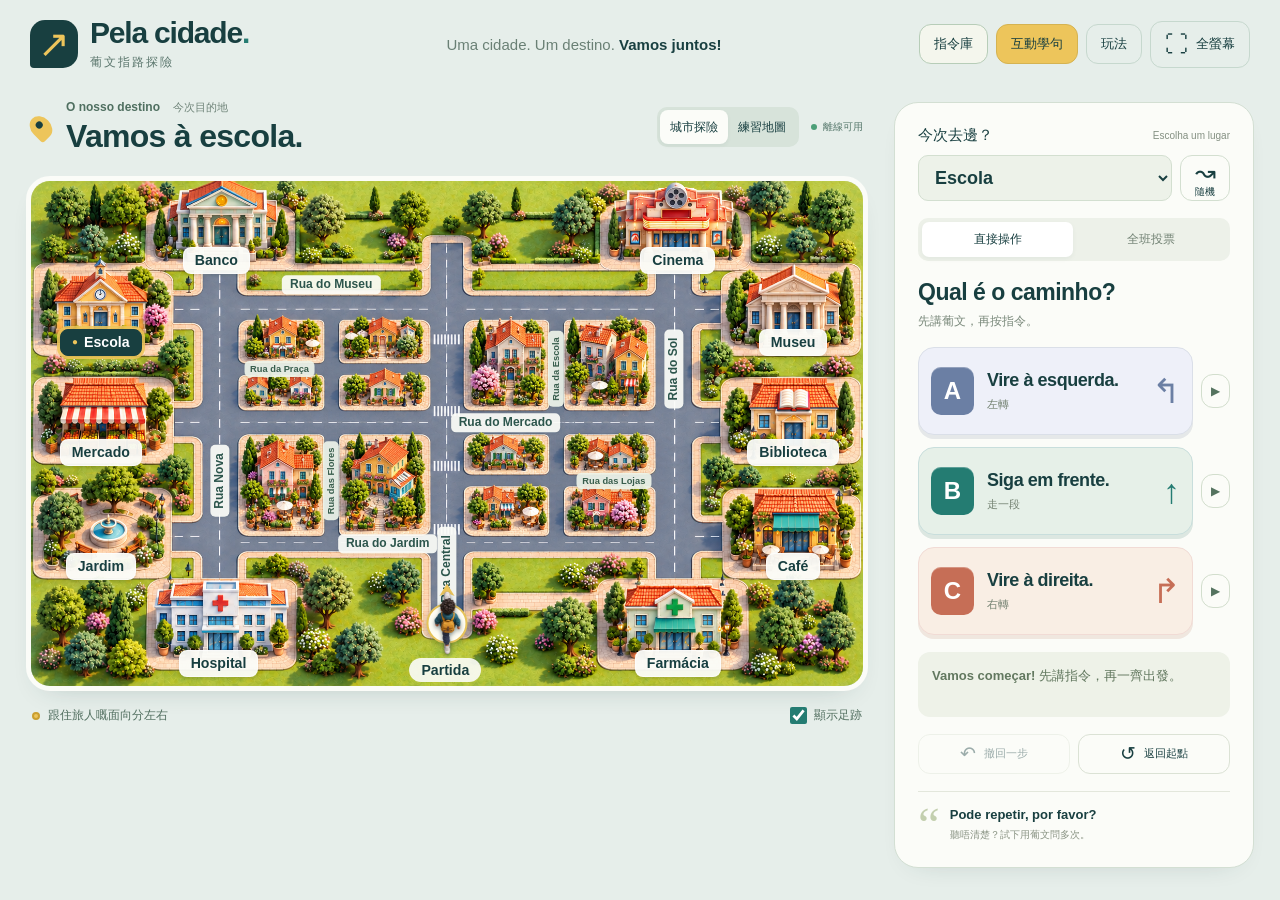
<file: index.html>
<!doctype html>
<html lang="zh-Hant"><head><meta charset="utf-8"><meta name="viewport" content="width=device-width,initial-scale=1"><title>Pela cidade · 指路探險</title><style>:root{--ink:#183f40;--teal:#247c72;--paper:#fbfcf8;--back:#e6eeea;--line:#d4e1da;--green:#257157;--gold:#edc55b;--coral:#dd8268;font-family:"Avenir Next","Trebuchet MS","PingFang TC","Microsoft JhengHei",sans-serif;color:var(--ink);background:var(--back);font-synthesis:none}*{box-sizing:border-box}body{margin:0}button,select,input{font:inherit}button,select{min-height:44px}button{cursor:pointer;touch-action:manipulation;border:1px solid var(--line);color:var(--ink);background:var(--paper);border-radius:12px;padding:9px 14px;font-weight:650;transition:background .16s,box-shadow .16s,transform .16s}button:hover:not(:disabled){background:#edf4ee;box-shadow:0 3px 8px #183f4010}button:active:not(:disabled){transform:translateY(2px)}button:disabled{cursor:default;opacity:.42}button:focus-visible,select:focus-visible,input:focus-visible{outline:4px solid var(--gold);outline-offset:3px}[hidden]{display:none!important}
header{height:88px;display:flex;align-items:center;justify-content:space-between;gap:24px;padding:12px 30px}.brand{display:flex;align-items:center;gap:12px;flex-shrink:0}.brand-mark{background:var(--ink);color:var(--gold);width:48px;height:48px;display:grid;place-items:center;font-size:38px;line-height:1;border-radius:15px 15px 15px 4px}.brand h1{font-size:30px;font-weight:850;letter-spacing:-1.2px;margin:0;line-height:1.05}.brand-period{color:var(--teal)}.brand p{font-size:12px;color:#5b766d;margin:6px 0 0;letter-spacing:2px}.header-prompt{color:#6a8075;font-size:15px;margin:0}.header-prompt strong{color:var(--ink);font-weight:700}.top-actions{display:flex;gap:8px;align-items:center}.top-actions button{font-size:13px;border-color:#c6d8ce;background:transparent;min-height:40px}.top-actions #join{background:var(--ink);color:white;border-color:var(--ink)}.top-actions #join span{color:var(--gold);margin-left:8px}#fullscreen{display:flex;gap:8px;align-items:center;font-size:23px}#fullscreen span{font-size:13px}
main{display:grid;grid-template-columns:minmax(0,1fr) 360px;gap:26px;padding:0 26px 20px;max-width:2200px;margin:auto;align-items:start}.map-panel{min-width:0}.mission{height:88px;display:flex;justify-content:space-between;align-items:center;gap:18px;padding:0 5px 10px}.mission-copy{display:flex;align-items:center;gap:15px;min-width:0}.mission-dot{width:20px;height:25px;border-radius:50% 50% 50% 3px;background:var(--gold);transform:rotate(-45deg);flex-shrink:0;position:relative}.mission-dot:after{content:"";position:absolute;width:7px;height:7px;background:var(--ink);border-radius:50%;left:7px;top:6px}.mission-copy p{margin:0 0 4px;font-size:12px;font-weight:700;color:#4f6f60}.mission-copy p span{font-size:11px;font-weight:500;color:#6e8378;margin-left:10px}h2{font-size:32px;font-weight:800;letter-spacing:-.7px;line-height:1.1;margin:0}.mission-tools{display:flex;align-items:center;gap:12px}.live-badge{font-size:10px;color:#55776b;white-space:nowrap;display:flex;align-items:center;gap:6px}.live-badge:before{content:"";width:6px;height:6px;background:#4c9f78;border-radius:50%}.layout-switch{display:flex;background:#d7e3da;padding:3px;border-radius:10px}.layout-switch button{border:0;background:transparent;border-radius:8px;min-height:34px;font-size:12px;padding:5px 10px}.layout-switch button.active{background:var(--paper);box-shadow:0 2px 4px #183f400d}.map-stage{border-radius:24px;overflow:hidden;background:#d5e4ce;box-shadow:0 12px 30px -20px #183f4050;display:grid;place-items:center;border:5px solid #fbfcf8}.map-wrap{position:relative;width:min(100%,calc((100dvh - 246px) * 1.6484));aspect-ratio:1566/950;line-height:0;container-type:inline-size}.city-art{width:100%;height:100%;object-fit:fill;display:block;user-select:none}.map-wrap canvas,#places,#streets{position:absolute;inset:0;width:100%;height:100%;pointer-events:none}#streets{z-index:1}#trail{z-index:2}#places{z-index:3}#walker{z-index:4;position:absolute;left:49.8084%;top:87.5789%;width:8.3%;aspect-ratio:1;transform:translate(-50%,-50%);transition:left .55s cubic-bezier(.2,.7,.3,1),top .55s cubic-bezier(.2,.7,.3,1);pointer-events:none}.pawn-shadow{position:absolute;inset:22%;border-radius:50%;background:#2d3a4344;filter:blur(4px)}#facing{position:absolute;inset:0;transition:transform .3s ease-in-out}#facing img{width:100%;height:100%;object-fit:contain;filter:drop-shadow(0 2px 2px #102f3c88)}.direction-tip{position:absolute;top:-7%;left:39%;width:22%;height:18%;background:var(--gold);clip-path:polygon(50% 0,100% 100%,50% 75%,0 100%);filter:drop-shadow(0 1px 1px #183f40)}.start-label{position:absolute;left:49.8%;top:94.5%;transform:translateX(-50%);font-size:clamp(10px,1.7cqw,21px);font-weight:800;line-height:1;background:#fbfcf8e8;padding:5px 12px;border-radius:20px;color:var(--ink);pointer-events:none}
.place{position:absolute;pointer-events:auto;line-height:normal;border:0;background:transparent;border-radius:14px;padding:0;min-height:0;box-shadow:none;display:flex;align-items:flex-end;justify-content:center}.place-name{position:absolute;bottom:-4%;font-size:clamp(11px,1.7cqw,23px);font-weight:800;line-height:1.2;white-space:nowrap;background:#fbfcf8f2;color:var(--ink);padding:4px 11px;border-radius:8px;box-shadow:0 2px 3px #27473925;border:1px solid #ffffff9c;transition:background .18s,color .18s}.place:hover:not(:disabled){background:#ffffff08;box-shadow:inset 0 0 0 3px #ffffff90}.place.selected{background:transparent;box-shadow:none}.place.selected .place-name{background:var(--ink);color:white;border-color:var(--ink);box-shadow:0 0 0 3px #edc55be0}.place.selected .place-name:before{content:"●";color:var(--gold);font-size:.7em;vertical-align:2px;margin-right:6px}.place.arrived .place-name{background:var(--green);border-color:var(--green)}.street-name{position:absolute;transform:translate(-50%,-50%);font-size:clamp(9px,1.45cqw,19px);line-height:1.1;white-space:nowrap;background:#fbfcf8ec;color:#2c554c;padding:3px 8px;border-radius:5px;box-shadow:0 1px 3px #183f4020;font-weight:650;pointer-events:none}.street-name.vertical{transform:translate(-50%,-50%) rotate(-90deg)}.street-name.minor{font-size:clamp(8px,1.12cqw,15px);padding:3px 6px;background:#edf4e9ec;color:#395e4d}.map-footer{display:flex;justify-content:space-between;align-items:center;gap:15px;min-height:42px;padding:8px 6px 0;font-size:12px;color:#526f60}.walker-key{display:flex;align-items:center;gap:8px}.walker-key i{width:8px;height:8px;background:var(--gold);border:2px solid #ca9f30;border-radius:50%}.map-footer label{display:flex;align-items:center;gap:7px;cursor:pointer}input[type=checkbox]{accent-color:var(--teal);width:17px;height:17px;margin:0}
aside{margin-top:14px;background:var(--paper);padding:23px;border-radius:24px;border:1px solid #d3dfd3;display:flex;flex-direction:column;gap:17px;box-shadow:0 10px 30px -22px #183f4050}.section-label{display:flex;align-items:center;justify-content:space-between;margin-bottom:10px}.section-label label{font-size:15px;font-weight:800}.section-label>span{font-size:10px;color:#849082}.target-row{display:flex;gap:8px}select{width:100%;min-width:0;color:var(--ink);background:#edf2e9;border:1px solid #d3dfd0;padding:11px 12px;border-radius:10px;font-size:18px;font-weight:650}.target-row #random{min-width:50px;display:flex;align-items:center;flex-direction:column;justify-content:center;gap:2px;padding:3px 9px;font-size:25px;line-height:1;border-color:#d3dfd0}.target-row #random span{font-size:10px;font-weight:600}.tabs{display:flex;padding:4px;background:#edf1e9;border-radius:10px;gap:2px}.tabs button{background:transparent;border:0;flex:1;padding:7px 4px;min-height:35px;font-size:12px;white-space:nowrap;color:#728274;border-radius:7px}.tabs button.active{color:var(--ink);background:white;box-shadow:0 2px 5px #183f400d}.instruction-heading h3{font-size:23px;letter-spacing:-.5px;font-weight:800;margin:1px 0 5px;line-height:1.2}.mode-intro{font-size:12px;color:#7a897b;line-height:1.5}.commands{display:flex;flex-direction:column;gap:12px}.command-row{display:flex;gap:8px;--accent:#6b7fa4;--tint:#eef0f9;--shadow:#53658422}.command-row[data-direction=forward]{--accent:#247c72;--tint:#e6f0e8;--shadow:#14584e22}.command-row[data-direction=right]{--accent:#c66e56;--tint:#f9eee4;--shadow:#a65a4122}.command{display:flex;align-items:center;gap:13px;flex:1;min-width:0;min-height:88px;border-radius:16px;padding:12px;background:var(--tint);border:1px solid color-mix(in srgb,var(--accent) 25%,white);box-shadow:0 4px 0 var(--shadow);text-align:left}.command b{display:grid;place-items:center;width:43px;height:48px;border-radius:10px;background:var(--accent);color:white;font-size:24px;flex-shrink:0;box-shadow:inset 0 1px 0 #ffffff44}.command-copy{font-size:18px;font-weight:800;line-height:1.2;white-space:nowrap;letter-spacing:-.45px}.command small{display:block;font-size:11px;font-weight:500;color:#748272;margin-top:7px;letter-spacing:0}.command .arrow{margin-left:auto;font-size:34px;color:var(--accent);font-family:Arial,sans-serif;line-height:1;flex-shrink:0}.command:hover:not(:disabled){background:color-mix(in srgb,var(--tint) 90%,var(--accent));box-shadow:0 5px 0 var(--shadow)}.command:active:not(:disabled){box-shadow:0 1px 0 var(--shadow);transform:translateY(3px)}.voting .command:disabled{opacity:1}.voting .command{gap:10px;padding:10px}.voting .command b{width:34px;height:40px;font-size:21px}.voting .command-copy{font-size:16px}.voting .command .arrow{display:none}.voting .command.winner{outline:3px solid var(--gold);outline-offset:1px}.vote-input{width:51px;align-self:center;flex-shrink:0}.vote-input>span{display:block;text-align:center;font-size:10px;color:#78917a;margin-bottom:4px}.vote-input input{width:100%;height:46px;text-align:center;background:white;border:1px solid #cad7c9;border-radius:10px;color:var(--ink);font-size:24px;padding:3px}.primary,#open-round{width:100%;min-height:47px;font-size:14px;background:var(--ink);color:white;border-color:var(--ink);border-radius:12px}.primary:hover:not(:disabled),#open-round:hover:not(:disabled){background:#286050}#open-round{margin-bottom:8px}#round-info{font-size:12px;line-height:1.5;color:#5a7562;margin:0 0 9px}.text-button{min-height:30px;font-size:11px;background:transparent;border:0;display:block;margin:4px auto 0;padding:4px 6px;color:#788975}#status{position:relative;background:#eef2e8;border-radius:12px;padding:13px 14px;font-size:13px;line-height:1.65;font-weight:600;color:#62785f;min-height:65px}#status.success{background:#e1edda;color:#266135;border:1px solid #a0c990}.utility{display:flex;gap:8px}.utility button{flex:1;font-size:19px;display:flex;gap:8px;align-items:center;justify-content:center;min-height:40px;background:transparent;border-color:#dbe2d5;padding:7px 6px}.utility button span{font-size:11px}.speech{display:flex;gap:10px;align-items:center;border-top:1px solid #e3e7dc;padding-top:13px}.speech-mark{font-family:Georgia,serif;font-size:49px;line-height:.8;color:#c3cfae}.speech strong{font-size:13px;font-weight:750;display:block}.speech small{display:block;font-size:10px;margin-top:6px;color:#8a9484}.note{font-size:12px;color:#71816f;line-height:1.8}dialog{max-width:620px;width:calc(100% - 32px);border:1px solid #d4e1da;border-radius:24px;padding:30px;color:var(--ink);background:var(--paper);box-shadow:0 24px 90px #183f4044}dialog::backdrop{background:#183f4077;backdrop-filter:blur(5px)}dialog h2{font-size:27px;margin:7px 24px 18px 0}dialog p,dialog li{line-height:1.8}dialog li{margin:10px 0}dialog ol{padding-left:22px}.close{float:right;min-height:34px;font-size:24px;padding:0 10px}.join-url{display:block;overflow-wrap:anywhere;padding:16px;margin:12px 0;background:#e7eee0;color:var(--teal);border-radius:10px;font-size:22px}.qr{width:200px;display:block;margin:12px auto}body.busy button:not(#fullscreen):not(#help){pointer-events:none}body.busy{cursor:progress}
@media(min-width:1700px){main{grid-template-columns:minmax(0,1fr) 390px;gap:30px}aside{padding:27px;gap:20px}.command{min-height:96px}.command-copy{font-size:20px}.voting .command-copy{font-size:18px}.instruction-heading h3{font-size:26px}}
@media(max-height:880px) and (min-width:761px){header{height:72px;padding:10px 24px}.brand-mark{width:40px;height:40px;border-radius:12px 12px 12px 3px;font-size:32px}.brand h1{font-size:26px}.brand p{font-size:10px;margin-top:4px}main{padding:0 20px 12px;gap:20px;grid-template-columns:minmax(0,1fr) 330px}.mission{height:75px}.mission-copy h2{font-size:28px}.mission-copy p{font-size:11px}.mission-copy p span{font-size:10px}.map-wrap{width:min(100%,calc((100dvh - 214px) * 1.6484))}.map-stage{border-radius:20px}.map-footer{font-size:11px;min-height:36px}aside{margin-top:7px;padding:18px;gap:12px;border-radius:20px}.section-label{margin-bottom:7px}.section-label label{font-size:13px}select{font-size:16px;padding:8px 11px;min-height:42px}.tabs button{font-size:11px;min-height:30px}.instruction-heading h3{font-size:22px;margin:0 0 4px}.mode-intro{font-size:11px}.command{min-height:73px;padding:10px;gap:11px}.command b{width:36px;height:41px;font-size:22px}.command-copy{font-size:17px}.command small{font-size:10px;margin-top:5px}.command .arrow{font-size:29px}.commands{gap:10px}.voting .command{min-height:66px;padding:8px}.voting .command-copy{font-size:15px}.voting .command b{width:30px;height:36px;font-size:20px}.primary,#open-round{min-height:41px;font-size:12px}.utility button{min-height:34px}#status{font-size:12px;min-height:55px;padding:10px 12px}.speech{display:none}#round-info{margin-bottom:6px;font-size:11px}.text-button{min-height:26px;font-size:10px}.layout-switch button{font-size:11px;padding:5px 7px}.live-badge{font-size:9px}.mission-tools{gap:8px}}
@media(max-width:1150px) and (min-width:761px){.header-prompt{display:none}.live-badge{display:none}main{grid-template-columns:minmax(0,1fr) 300px;gap:16px;padding-left:16px;padding-right:16px}aside{padding:15px}.command .arrow{display:none}.mission-copy{gap:10px}.mission-copy h2{font-size:24px}.mission-copy p span{display:none}.mission-dot{width:17px;height:21px}.mission-dot:after{left:5px;top:5px}}
@media(max-width:760px){header{height:76px;padding:12px 16px;gap:10px}.brand h1{font-size:25px}.brand-mark{display:none}.brand p{font-size:10px;letter-spacing:1px}.header-prompt{display:none}.top-actions{gap:5px}.top-actions button{min-height:34px;padding:6px 9px;font-size:11px}#fullscreen span{display:none}main{display:flex;flex-direction:column;gap:6px;padding:0 10px 16px}.map-panel,aside{width:100%}.mission{height:77px;padding:4px}.mission-copy{gap:9px}.mission-copy h2{font-size:23px}.mission-copy p{font-size:10px}.mission-copy p span{display:none}.mission-dot{width:16px;height:20px}.mission-dot:after{left:5px;top:4px}.live-badge{display:none}.mission-tools{gap:4px}.layout-switch button{font-size:10px;padding:5px 6px;min-height:30px}.map-stage{border:3px solid var(--paper);border-radius:16px}.map-wrap{width:100%}.map-footer{font-size:10px;min-height:34px}.map-footer input{width:15px;height:15px}aside{margin-top:8px;padding:18px;gap:14px;border-radius:20px}.command{min-height:78px}.command-copy{font-size:19px}.voting .command-copy{font-size:17px}.speech{display:none}.instruction-heading h3{font-size:24px}}
@media(prefers-reduced-motion:reduce){*{transition:none!important;scroll-behavior:auto!important}}
/* Text stays readable above the footprint trail; the traveler has a small physical pawn base. */
#trail{z-index:1}#streets{z-index:2}.pawn-shadow{inset:21%;background:#fffdf2;border:2px solid #e7c359;filter:none;box-shadow:0 3px 7px #173b4555}
@media(max-height:880px) and (min-width:761px){aside{gap:10px}#status{min-height:48px}}
/* Vocabulary and sentence workshop. */
#command-library,#sentence-class{background:#f4f6ed;border-color:#b7cdb8;font-weight:750}#sentence-class{background:var(--gold);border-color:#d5b351}.learning-dialog{max-width:1000px;max-height:90dvh;overflow:auto}.learning-dialog h2{margin-bottom:9px}.learning-lead{margin:0 0 20px;color:#6a7e68}.learning-dialog h3{font-size:17px;margin:23px 0 12px}.instruction-grid{display:grid;grid-template-columns:repeat(3,minmax(0,1fr));gap:10px}.instruction-card{display:grid;grid-template-columns:30px 1fr;gap:4px 10px;text-align:left;min-height:100px;padding:14px;background:#eff3e9}.instruction-card b{grid-row:span 2;color:var(--teal);font-size:22px}.instruction-card span{font-size:15px;font-weight:750}.instruction-card small{font-size:11px;font-weight:450;color:#678064}.choice-config{padding:16px 20px;background:#e9efe2;border-radius:14px}.choice-config h3{margin:0 0 12px}.choice-config p{font-size:11px;margin:9px 0 0;color:#678064}.choice-config .primary{max-width:260px;margin-top:12px}#choice-selectors{display:grid;grid-template-columns:repeat(3,minmax(0,1fr));gap:12px}#choice-selectors label{font-weight:800;display:flex;align-items:center;gap:8px}#choice-selectors select{font-size:12px;min-height:44px;padding:7px}.lesson-title>span{font-size:13px;color:#6c8567}.sentence-settings{display:flex;gap:10px;align-items:center;flex-wrap:wrap;margin:20px 0}.sentence-settings>label{font-size:12px}.sentence-settings select{font-size:15px;flex:1;min-width:230px}.scaffold-toggle{display:flex;gap:5px}.scaffold-toggle button{font-size:12px;min-height:40px}.scaffold-toggle button[aria-pressed=true]{background:var(--ink);color:white}.sentence-prompt{font-size:25px;font-weight:800;margin:20px 0 10px}#sentence-model{color:#577a54;font-size:20px;margin:10px 0 22px}#sentence-answer{min-height:100px;display:flex;align-items:center;flex-wrap:wrap;gap:9px;border-bottom:3px solid #b3c7a5;padding:14px 5px;background:#eef3e8;border-radius:10px 10px 0 0}.answer-placeholder{color:#93a18e;font-size:16px}.answer-word{font-size:23px;padding:13px 17px;min-height:61px;background:#183f40;color:white;border:0}.answer-word:hover:not(:disabled){background:#2d6555}#word-bank{display:flex;gap:12px;flex-wrap:wrap;min-height:88px;padding:24px 0 10px}.word-tile{font-size:22px;padding:14px 18px;border:2px solid #d3dfc6;min-height:60px;background:#fff}.word-tile:disabled{opacity:.2}.sentence-tools{display:flex;gap:9px;margin:10px 0}.sentence-tools button{font-size:12px}#sentence-feedback{min-height:54px;font-size:15px;color:#8c6238;padding:12px 0;margin:8px 0}#sentence-feedback.correct{color:#287342}.sentence-actions{display:flex;gap:10px}.sentence-actions button{flex:1;font-size:14px}.sentence-actions .primary{width:auto}.crosswalk-scene{position:relative;height:340px;overflow:hidden;background:#c9d5c1;border-radius:18px;margin:22px 0}.crossing-road{position:absolute;left:0;right:0;top:36%;height:31%;background:#77868b;box-shadow:0 -8px 0 #eee4d2,0 8px 0 #eee4d2}.zebra{position:absolute;left:44%;width:12%;top:36%;height:31%;background:repeating-linear-gradient(to bottom,#fff 0 9px,transparent 9px 17px)}.crosswalk-pawn{position:absolute;left:43%;width:14%;height:25%;top:79%;transform:translateY(-50%);background-size:contain;background-position:center;background-repeat:no-repeat;filter:drop-shadow(0 3px 2px #26383988)}.pavement-label{position:absolute;top:15%;left:13%;color:#577052;font-size:20px}.passadeira-label{position:absolute;top:47%;left:65%;font-size:20px;color:white}
@media(max-width:1250px){.header-prompt{display:none}.top-actions{gap:5px}.top-actions button{padding:7px 9px;font-size:11px}}@media(max-width:700px){.instruction-grid{grid-template-columns:1fr 1fr}#choice-selectors{grid-template-columns:1fr}.learning-dialog{padding:22px}.sentence-actions{flex-direction:column}.sentence-prompt{font-size:21px}.word-tile,.answer-word{font-size:18px;padding:10px 12px}.sentence-settings select{min-width:100%}.brand p{display:none}.top-actions button{font-size:10px;padding:6px}.top-actions #help{display:none}}
.command-copy{white-space:normal;min-width:0;flex:1}.learning-dialog .instruction-card:hover:not(:disabled){background:#e4edd9}
/* The city itself explains the sentence: a shared stage beside one focused activity. */
.sentence-dialog{max-width:1120px;padding:24px}.sentence-dialog h2{font-size:27px;margin-top:4px}.lesson-tabs{display:flex;gap:6px;border-bottom:1px solid #cfddc6;margin:16px 0 20px;padding-bottom:10px}.lesson-tabs button{background:transparent;border-color:transparent;font-weight:750;padding:9px 17px;font-size:14px}.lesson-tabs button[aria-selected=true]{background:var(--ink);color:white}.lesson-tabs button:focus-visible{outline:3px solid #d8b957;outline-offset:3px}#lesson-visual{display:grid;grid-template-columns:minmax(0,1.4fr) minmax(290px,1fr);gap:25px;align-items:start}#lesson-visual[hidden],#lesson-build[hidden],#lesson-explore[hidden],#lesson-predict[hidden]{display:none}.lesson-map-caption{display:flex;flex-direction:column;gap:5px;margin:0 0 11px}.lesson-map-caption strong{font-size:18px}.lesson-map-caption span{font-size:11px;color:#6c8067}.lesson-map{position:relative;aspect-ratio:1566/950;border-radius:14px;overflow:hidden;border:2px solid #d1dfc5;background:#c1d8a8;isolation:isolate}.lesson-map>img{width:100%;height:100%;display:block}.lesson-map canvas{position:absolute;inset:0;width:100%;height:100%;pointer-events:none}.lesson-road{position:absolute;left:53%;font-size:clamp(8px,.8vw,12px);background:#fffef0eb;color:#364c3d;padding:3px 5px;border-radius:4px;white-space:nowrap;pointer-events:none}.road-first{top:70%}.road-second{top:47.5%}.road-third{top:24%}.lesson-start{position:absolute;left:52%;top:89%;font-size:11px;font-weight:800;background:#f3d477;padding:3px 7px;border-radius:4px}#lesson-pawn{position:absolute;left:49.8%;top:87.6%;width:7%;height:18%;transform:translate(-50%,-65%);pointer-events:none;z-index:3;filter:drop-shadow(0 2px 2px #143e4588)}#lesson-traveler{width:100%;height:100%;object-fit:contain;transition:transform .3s}.lesson-facing{position:absolute;left:33%;top:-16%;font-size:22px;line-height:1;font-weight:900;color:#123d41;transform-origin:50% 250%}.lesson-marker{position:absolute;transform:translate(-50%,-50%);background:var(--marker-color);border:3px solid #fffdf4;box-shadow:0 2px 6px #183f4055;color:white;border-radius:50%;width:30px;height:30px;display:grid;place-items:center;font-weight:900;font-size:17px;z-index:2}#lesson-map-note{font-size:13px;line-height:1.8;min-height:64px;margin:14px 0 0;padding:10px 13px;border-left:4px solid #d8ba5e;background:#f3f4e8;border-radius:0 8px 8px 0}.activity-label{display:block;font-size:12px;font-weight:750;margin-bottom:6px}#explore-group{width:100%;min-height:43px;font-size:16px}#explore-hint{margin:8px 0 12px;font-size:12px;line-height:1.65}#explore-choices{display:grid;gap:7px}.explore-choice{display:grid;grid-template-columns:28px 1fr;gap:3px 9px;text-align:left;padding:9px 12px;background:white;border-color:#d5dfce}.explore-choice b{grid-row:span 2;font-size:19px;color:#477259;align-self:center}.explore-choice span{font-size:15px;font-weight:750;line-height:1.3}.explore-choice small{font-size:10px;color:#6f806a;font-weight:500}.explore-choice[aria-pressed=true]{border:2px solid #277567;background:#e8f2e7;padding:8px 11px}.explore-choice[aria-pressed=true] b{color:#146554}#explore-meaning{font-size:12px;line-height:1.7;margin:12px 0;min-height:40px}.explore-actions{display:flex;gap:8px}.explore-actions button{flex:1;font-size:13px}.explore-actions .primary{width:auto}.explore-actions+p{font-size:10px;margin-bottom:0}#lesson-predict h3{font-size:19px;line-height:1.5;margin:15px 0}.challenge-progress{display:flex;justify-content:space-between;gap:8px;font-size:11px;color:#637a62}.challenge-progress span:first-child{font-weight:800;color:#365e50}#predict-phrase{font-size:25px;line-height:1.4;font-weight:800;min-height:88px;margin:10px 0 20px}#predict-options{display:flex;gap:12px}.predict-option{background:var(--answer-color);color:white;font-size:30px;font-weight:900;flex:1;min-height:74px;border:3px solid transparent}.predict-option:hover:not(:disabled){background:var(--answer-color);filter:brightness(1.12)}.predict-option.correct{border-color:#113f33;outline:3px solid #b7d499;opacity:1}.predict-option.retry{opacity:.25}#predict-feedback{font-size:14px;line-height:1.7;min-height:76px;margin:17px 0 7px;color:#8b6639}#predict-feedback.correct{color:#267444}#predict-next{margin-top:12px}#predict-reveal{font-size:12px}.sentence-settings #sentence-group{flex:0 1 160px;min-width:140px}.sentence-settings #sentence-task{min-width:220px}#sentence-context{margin:0 0 13px;font-size:12px}.sentence-dialog #sentence-feedback{min-height:44px;padding:8px 0}.sentence-dialog #sentence-answer{min-height:80px}.sentence-dialog #word-bank{min-height:75px;padding:18px 0 8px}.sentence-dialog .sentence-prompt{margin-top:8px}.sentence-dialog #sentence-model{margin-bottom:10px}.sentence-dialog .sentence-settings{margin:15px 0}
@media(max-width:850px){#lesson-visual{grid-template-columns:minmax(0,1.1fr) minmax(255px,1fr);gap:16px}.lesson-tabs button{padding:8px 10px;font-size:12px}.lesson-marker{width:25px;height:25px;font-size:14px}.lesson-map-caption strong{font-size:16px}.lesson-road{font-size:8px}#predict-phrase{font-size:21px}}
@media(max-width:650px){.sentence-dialog{padding:19px;max-height:94dvh;width:calc(100% - 16px)}.sentence-dialog h2{font-size:22px}.lesson-tabs{margin:12px 0 15px;gap:3px}.lesson-tabs button{flex:1;padding:8px 3px;font-size:11px}#lesson-visual{grid-template-columns:1fr;gap:15px}.lesson-map-caption{flex-direction:row;justify-content:space-between;align-items:center;gap:8px}.lesson-map-caption span{font-size:9px}.lesson-map{max-height:310px;width:100%}#lesson-map-note{min-height:0;margin-top:8px;font-size:12px}.lesson-marker{width:28px;height:28px;font-size:15px}.lesson-road{font-size:9px}.lesson-facing{font-size:17px}.lesson-start{font-size:9px}#explore-choices{grid-template-columns:1fr 1fr}.explore-choice{grid-template-columns:20px 1fr;padding:9px;gap:3px 5px}.explore-choice[aria-pressed=true]{padding:8px}.explore-choice span{font-size:13px}.explore-choice small{font-size:9px}.explore-choice b{font-size:16px}#explore-meaning{min-height:0}#predict-phrase{min-height:0;font-size:23px;margin-bottom:15px}.sentence-settings #sentence-group{min-width:100%}.sentence-tools{flex-wrap:wrap}}
#explore-choices[hidden],#ordinal-builder[hidden]{display:none}#ordinal-builder{padding:15px;background:#eef3e7;border-radius:12px;margin:15px 0}#ordinal-builder>p:first-child{font-size:12px;color:#537254;font-weight:750;margin:0 0 15px}.phrase-frame{display:flex;align-items:center;gap:7px;flex-wrap:wrap;font-size:19px;font-weight:800;line-height:1.7}.phrase-frame select{min-height:43px;font-size:17px;padding:6px 8px;background:#fff0be;border:2px solid #c9a34b;width:auto;color:#23493c}.phrase-frame #ordinal-direction{background:#d9eee5;border-color:#589781}#ordinal-phrase{font-size:21px;font-weight:800;line-height:1.6;margin:18px 0 0}.lesson-facing{transform-origin:50% 50%}
@media(min-width:851px) and (max-height:780px){.sentence-dialog{padding:20px;max-height:94dvh}.sentence-dialog .lesson-title>span{font-size:11px}.sentence-dialog h2{font-size:25px;margin-bottom:5px}.lesson-tabs{margin:10px 0 14px;padding-bottom:8px}.lesson-map{max-width:550px}.lesson-map-caption{margin-bottom:8px}#explore-hint{margin:6px 0 9px}.explore-choice{padding-top:7px;padding-bottom:7px}.explore-choice[aria-pressed=true]{padding-top:6px;padding-bottom:6px}#explore-meaning{margin:9px 0;min-height:34px}#predict-phrase{min-height:72px;margin-bottom:13px}#predict-feedback{min-height:62px;margin-top:13px}.lesson-map-column{align-self:center}}
button.lesson-marker{padding:0;min-height:0;line-height:1;cursor:pointer}button.lesson-marker:hover:not(:disabled){background:var(--marker-color);outline:3px solid #f3d477}button.lesson-marker:disabled{opacity:1;cursor:default}button.lesson-marker:focus-visible{outline:3px solid #f3d477;outline-offset:2px}
@media(max-width:650px){.lesson-map{max-height:none}}
/* Spoken Portuguese and pragmatic choices share the classroom stage. */
#lesson-pragmatic[hidden],#pragmatic-model[hidden]{display:none}.audio-tools{display:flex;align-items:center;gap:10px;flex-wrap:wrap;margin:-3px 0 5px}.audio-tools button{min-height:34px;font-size:12px;padding:5px 12px}.audio-tools label{display:flex;align-items:center;gap:4px;font-size:12px}.audio-tools>span{font-size:10px;color:#71836c}#audio-status{font-size:11px;line-height:1.5;min-height:17px;margin:0 0 8px;color:#456e5c}.listen-command{align-self:center;min-width:29px;min-height:34px;padding:4px 6px;font-size:12px;color:#54735f;background:transparent;border-color:#d2decd}.pragmatic-heading{display:flex;align-items:center;gap:12px;margin:12px 0}.pragmatic-heading label{font-size:12px}.pragmatic-heading select{flex:1;min-width:0;font-size:16px}#pragmatic-context{font-size:16px;font-weight:650;line-height:1.8;max-width:58em}.pragmatic-conversation{background:#e8eee2;padding:16px 20px;border-radius:14px;position:relative}.pragmatic-conversation>span{font-size:11px;color:#627a5b}.pragmatic-conversation p{font-size:24px;font-weight:800;margin:7px 0 13px;line-height:1.5}.pragmatic-conversation button{font-size:12px;min-height:33px}.pragmatic-option-row{display:flex;gap:8px;margin:8px 0}.pragmatic-option{flex:1;text-align:left;min-width:0;padding:13px 16px;background:#fff;font-size:18px;line-height:1.5;border-color:#cbdac3}.pragmatic-option.correct{background:#dfefdb;border:2px solid #397b56;opacity:1}.response-listen{min-width:44px;color:#476c56}.speaking{outline:3px solid #d3ae4e;outline-offset:2px}#pragmatic-feedback{min-height:32px;font-size:14px;line-height:1.8;color:#865f37}#pragmatic-feedback.correct{color:#26713c}#pragmatic-model{margin:16px 0;padding:16px;background:#eff3e9;border-radius:14px}.dialogue-label{font-size:12px;margin-bottom:12px;color:#66805e}.dialogue-line{display:flex;align-items:baseline;gap:14px;margin:9px 0;padding:10px 14px;border-radius:10px;background:#fff;max-width:85%;font-size:18px;line-height:1.5}.dialogue-line b{font-size:12px;color:#6b825f}.dialogue-line.role-A{margin-left:auto;background:#dcebe2}.pragmatic-actions{display:flex;gap:10px;flex-wrap:wrap;margin-top:17px}.pragmatic-actions button{font-size:12px}#pragmatic-next{max-width:260px}.lesson-tabs{flex-wrap:wrap}.sentence-dialog .lesson-tabs button{font-size:13px;padding:8px 13px}
@media(max-width:650px){.sentence-dialog .lesson-tabs{display:grid;grid-template-columns:1fr 1fr;gap:4px}.sentence-dialog .lesson-tabs button{font-size:12px}.pragmatic-heading{flex-direction:column;align-items:stretch;gap:5px}#pragmatic-context{font-size:14px}.pragmatic-conversation p{font-size:20px}.pragmatic-option{font-size:16px;padding:10px}.dialogue-line{font-size:16px;max-width:95%}.audio-tools{gap:7px}.audio-tools>span{display:none}}
#audio-status:empty{min-height:0;margin-bottom:0}.utility .board-audio-stop{font-size:10px;color:#365c47;white-space:nowrap}.utility .board-audio-stop[hidden]{display:none}
#lesson-pragmatic{display:grid;grid-template-columns:minmax(0,1fr) minmax(0,1fr);gap:12px 24px;align-items:start}#lesson-pragmatic[hidden],#pragmatic-options[hidden]{display:none}.pragmatic-heading{flex-direction:column;align-items:stretch;gap:6px;margin-top:0}#pragmatic-context{font-size:14px;margin:12px 0;line-height:1.8}.pragmatic-response h3{margin:0 0 14px;font-size:19px}.pragmatic-conversation p{font-size:22px}.pragmatic-option{font-size:17px}#pragmatic-model{margin:0;padding:13px}.dialogue-line{font-size:17px;padding:9px 11px;margin:8px 0;gap:10px}#pragmatic-next{grid-column:1/-1}.pragmatic-response #pragmatic-feedback{margin-top:12px}.pragmatic-response .note{font-size:11px;margin-bottom:0}
@media(max-width:700px){#lesson-pragmatic{grid-template-columns:1fr;gap:8px}.pragmatic-response h3{margin-top:4px}#pragmatic-context{font-size:14px}.pragmatic-option,.dialogue-line{font-size:16px}}
</style></head>
<body>
<header>
 <div class="brand"><span class="brand-mark" aria-hidden="true">↗</span><div><h1>Pela cidade<span class="brand-period">.</span></h1><p>葡文指路探險</p></div></div>
 <p class="header-prompt">Uma cidade. Um destino. <strong>Vamos juntos!</strong></p>
 <div class="top-actions"><button id="command-library">指令庫</button><button id="sentence-class">互動學句</button><button id="join" hidden>學生加入 <span aria-hidden="true">＋</span></button><button id="help">玩法</button><button id="fullscreen" aria-label="全螢幕">⛶ <span>全螢幕</span></button></div>
</header>
<main>
 <section class="map-panel" aria-label="互動地圖">
  <div class="mission"><div class="mission-copy"><span class="mission-dot" aria-hidden="true"></span><div><p>O nosso destino <span>今次目的地</span></p><h2 id="mission">Vamos à escola.</h2></div></div><div class="mission-tools"><div class="layout-switch" role="group" aria-label="地圖選擇"><button data-map="city" class="active" aria-pressed="true">城市探險</button><button data-map="worksheet" aria-pressed="false">練習地圖</button></div><span class="live-badge" id="connection">離線可用</span></div></div>
  <div class="map-stage"><div class="map-wrap">
   <img class="city-art" alt="立體城市指路地圖：Rua Nova、Rua Central、Rua do Sol，連接 Rua do Museu、Rua do Mercado、Rua do Jardim及十個地點。" draggable="false">
   <div id="streets" aria-hidden="true"></div>
   <canvas id="trail" width="1566" height="950" aria-hidden="true"></canvas>
   <div id="places"></div>
   <div id="walker" data-node="s1" aria-hidden="true"><span class="pawn-shadow"></span><div id="facing"><span class="direction-tip"></span><img src="assets/traveler-3d.png" alt="" draggable="false"></div></div>
   <span class="start-label" aria-hidden="true">Partida</span>
  </div></div>
  <div class="map-footer"><span class="walker-key"><i></i> 跟住旅人嘅面向分左右</span><label><input id="show-trail" type="checkbox" checked><span>顯示足跡</span></label></div>
 </section>
 <aside>
  <section class="destination"><div class="section-label"><label for="target">今次去邊？</label><span>Escolha um lugar</span></div><div class="target-row"><select id="target"></select><button id="random" title="隨機目的地" aria-label="隨機目的地">↝<span>隨機</span></button></div></section>
  <div class="tabs" role="group" aria-label="操作方式"><button data-mode="direct" class="active" aria-pressed="true">直接操作</button><button data-mode="hands" aria-pressed="false">全班投票</button><button data-mode="devices" id="device-tab" hidden aria-pressed="false">裝置投票</button></div>
  <div class="instruction-heading"><h3>Qual é o caminho?</h3><div class="mode-intro" id="mode-intro">先講葡文，再揀一個方向。</div></div>
  <div class="commands">
   <div class="command-row" data-direction="left"><button class="command" data-command="A"><b>A</b><span class="command-copy">Vire à esquerda.<small>左轉</small></span><span class="arrow" aria-hidden="true">↰</span></button><label class="vote-input" hidden><span>A 票</span><input type="number" inputmode="numeric" min="0" max="999" step="1" value="0" data-vote="A" aria-label="A 左轉票數"></label></div>
   <div class="command-row" data-direction="forward"><button class="command" data-command="B"><b>B</b><span class="command-copy">Siga em frente.<small>前進至下一個路口</small></span><span class="arrow" aria-hidden="true">↑</span></button><label class="vote-input" hidden><span>B 票</span><input type="number" inputmode="numeric" min="0" max="999" step="1" value="0" data-vote="B" aria-label="B 前進票數"></label></div>
   <div class="command-row" data-direction="right"><button class="command" data-command="C"><b>C</b><span class="command-copy">Vire à direita.<small>右轉</small></span><span class="arrow" aria-hidden="true">↱</span></button><label class="vote-input" hidden><span>C 票</span><input type="number" inputmode="numeric" min="0" max="999" step="1" value="0" data-vote="C" aria-label="C 右轉票數"></label></div>
  </div>
  <div id="vote-tools" hidden><p id="round-info">每輪執行一個勝出指令。</p><button id="open-round" hidden>開始新一輪投票</button><button id="apply-vote" class="primary">確認票數，出發</button><button id="clear-votes" class="text-button">清空票數／重新投票</button></div>
  <div id="status" role="status" aria-live="polite">Vamos começar! 請先講指令，再行動。</div>
  <div class="utility"><button id="undo">↶ <span>撤回一步</span></button><button id="reset">↺ <span>返回起點</span></button></div>
  <div class="speech"><span class="speech-mark" aria-hidden="true">“</span><div><strong>Pode repetir, por favor?</strong><small>聽唔清楚？試下用葡文問多次。</small></div></div>
 </aside>
</main>
<dialog id="help-dialog"><button class="close" data-close aria-label="關閉">×</button><h2>帶旅人去目的地</h2><ol><li>揀目的地。旅人由 Partida 出發，面向上方。</li><li>「Siga em frente」向前行一小段；「Vá até ao cruzamento」行到下一個路口；「Continue até ao fim da rua」經過路口一直行到盡頭。</li><li>左右轉只改面向。在兩個路口之間轉向後，先沿條街行到路口，先能轉入另一條街。</li><li>第一／第二／第三條街：向前數可以轉入指定方向嘅路口，所在路口唔計。</li><li>「指令庫」可以更換 A／B／C 三句，舉手或裝置投票會用同一組句子。</li><li>「互動學句」可以換詞試行、估 A／B／C 停點，再用 36 句例句砌句。核對後可在教室地圖示範。</li></ol><p>鍵盤 ← ↑ → 或 A B C 對應畫面嘅三張牌。「過馬路」用獨立行人線情境示範。裝置投票需開本機伺服器及連同一個網絡。</p><p class="note">城市係課堂練習示意圖。無需登入，亦唔收集學生姓名。</p></dialog>
<dialog id="join-dialog"><button class="close" data-close aria-label="關閉">×</button><h2>一齊加入探險</h2><p>學生同電腦連同一個 Wi-Fi，再開以下網址：</p><div id="join-addresses"></div><p class="note">只分享學生網址。若學校 Wi-Fi 禁止裝置互通，可改用舉手投票。</p></dialog>
<dialog id="commands-dialog" class="learning-dialog"><button class="close" data-close aria-label="關閉">×</button><h2>一句指令，一個行動</h2><p class="learning-lead">揀一句，先讀出嚟，再睇旅人點行。</p><div class="choice-config"><h3>全班今次投邊三句？</h3><div id="choice-selectors"></div><button id="save-choices" class="primary">用呢三句做 A／B／C</button><p>更換指令會結束當前投票。向前數第幾條街時，所在路口唔計。</p></div><div id="instruction-bank"></div></dialog>
<dialog id="sentence-dialog" class="learning-dialog sentence-dialog"><button class="close" data-close aria-label="關閉">×</button>
<div class="lesson-title"><span>Oficina de frases</span><h2>睇得明，講得出，行得到</h2></div>
<div class="lesson-tabs" role="tablist" aria-label="學習活動"><button role="tab" data-lesson-tab="explore" aria-selected="true" aria-controls="lesson-explore">換句試行</button><button role="tab" data-lesson-tab="predict" aria-selected="false" aria-controls="lesson-predict">估下停邊</button><button role="tab" data-lesson-tab="build" aria-selected="false" aria-controls="lesson-build">砌句練習 · 36 句</button><button role="tab" data-lesson-tab="pragmatic" aria-selected="false" aria-controls="lesson-pragmatic">情境對話</button></div>
<div class="audio-tools"><button id="lesson-listen">▶ 聽呢句</button><label><input type="checkbox" id="audio-slow"> 慢一點</label><button id="audio-stop">停止</button><span>歐洲葡語自然聲</span></div><p id="audio-status" role="status" aria-live="polite"></p>
<div id="lesson-visual">
 <div class="lesson-map-column"><div class="lesson-map-caption"><strong id="lesson-map-title">同一起點，唔同指令</strong><span>練習地圖 · 面向上方出發</span></div>
 <div class="lesson-map"><img id="lesson-art" alt="練習城市地圖，旅人由下方 Rua Central 起點面向上方出發。"><canvas id="lesson-trail" width="1566" height="950" aria-hidden="true"></canvas><div id="lesson-markers"></div><span class="lesson-road road-first">Rua do Jardim · 第 1 條</span><span class="lesson-road road-second">Rua do Mercado · 第 2 條</span><span class="lesson-road road-third">Rua do Museu · 第 3 條</span><span class="lesson-start">起點</span><div id="lesson-pawn" aria-label="旅人"><span class="lesson-facing">↑</span><img alt="" id="lesson-traveler"></div></div>
 <p id="lesson-map-note" role="status" aria-live="polite">揀一句，再按「行一次」。</p></div>
 <section id="lesson-explore" role="tabpanel"><label class="activity-label" for="explore-group">今次比較咩？</label><select id="explore-group"></select><p id="explore-hint" class="note"></p><div id="ordinal-builder" hidden><p>換一格，造新句</p><div class="phrase-frame"><span>Vire na</span><select id="ordinal-number" aria-label="第幾條街"><option value="first">primeira</option><option value="second">segunda</option><option value="third">terceira</option></select><span>rua</span><select id="ordinal-direction" aria-label="轉向邊邊"><option value="right">à direita</option><option value="left">à esquerda</option></select><span>.</span></div><p id="ordinal-phrase" lang="pt-PT"></p></div><div id="explore-choices"></div><p id="explore-meaning"></p><div class="explore-actions"><button id="explore-play" class="primary">行一次</button><button id="explore-compare">比較三句</button></div><p class="note">每句都由同一起點示範。先讀，再行，再換一句。</p></section>
 <section id="lesson-predict" role="tabpanel" hidden><div class="challenge-progress"><span id="predict-progress"></span><span id="predict-score"></span></div><h3>聽到呢句，會停喺 A、B 定 C？</h3><p id="predict-phrase" lang="pt-PT"></p><div id="predict-options" aria-label="選擇停點"></div><p id="predict-feedback" role="status" aria-live="polite"></p><button id="predict-reveal">睇提示</button><button id="predict-next" class="primary" disabled>下一題</button><p class="note">可先舉 A／B／C 卡，再由一位同學按答案。</p></section>
</div>
<section id="lesson-build" role="tabpanel" hidden><div class="sentence-settings"><label for="sentence-group">句子種類</label><select id="sentence-group"><option value="all">全部例句</option><option value="move">帶路指令</option><option value="ask">問路同求助</option><option value="place">描述位置</option></select><label for="sentence-task">今次想講咩？</label><select id="sentence-task"></select><div class="scaffold-toggle"><button id="with-model" aria-pressed="true">睇例句砌</button><button id="without-model" aria-pressed="false">自己砌</button></div></div><div class="sentence-prompt" id="sentence-prompt"></div><div id="sentence-model"></div><p id="sentence-context" class="note"></p><div id="sentence-answer" aria-label="已砌嘅句子"></div><div id="word-bank" aria-label="可選詞塊"></div><div class="sentence-tools"><button id="sentence-undo">撤回一格</button><button id="sentence-reset">重新砌</button><button id="sentence-listen">聽一次</button></div><p id="sentence-feedback" role="status" aria-live="polite">點詞塊，按次序砌一句。</p><div class="sentence-actions"><button id="sentence-check" class="primary">核對句子</button><button id="sentence-demo" disabled>由起點試行</button><button id="sentence-next">下一句</button></div><p class="note">先揀詞 → 讀畀同學聽 → 試行 → 寫返落紙。示範會喺教室地圖由起點出發，主地圖保留原本進度。</p></section><section id="lesson-pragmatic" role="tabpanel" hidden><div class="pragmatic-brief"><div class="pragmatic-heading"><label for="pragmatic-scene">今次遇到咩情況？</label><select id="pragmatic-scene"></select></div><p id="pragmatic-context"></p><div class="pragmatic-conversation"><span>對方講</span><p id="pragmatic-lead" lang="pt-PT"></p><button id="pragmatic-lead-listen">▶ 聽對方講</button></div><p id="pragmatic-feedback" role="status" aria-live="polite"></p></div><div class="pragmatic-response"><h3 id="pragmatic-response-title">你會點回應？</h3><div id="pragmatic-options"></div><div id="pragmatic-model" hidden><div class="dialogue-label">A 你（女聲）　 B 對方（男聲）</div><div id="pragmatic-dialogue"></div><div class="pragmatic-actions"><button id="pragmatic-play">▶ 聽完整對話</button><button id="pragmatic-hide">收起葡文，自己講</button></div><p class="note">兩人輪流做 A 同 B。先用例句，再收起葡文跟中文提示講。</p></div></div><button id="pragmatic-next" class="primary">下一個情境</button></section></dialog>
<dialog id="crosswalk-dialog" class="learning-dialog"><button class="close" data-close aria-label="關閉">×</button><h2>Atravesse a rua na passadeira.</h2><p>喺行人線由路邊行去對面。</p><div class="crosswalk-scene"><div class="crossing-road"></div><div class="zebra"></div><div class="crosswalk-pawn"></div><span class="pavement-label">passeio</span><span class="passadeira-label">passadeira</span></div><button id="crosswalk-play" class="primary">示範過馬路</button><p class="note">呢個係行人線情境示範；唔會改變城市地圖上嘅路線。</p></dialog>
<script type="application/json" id="map-images">{"worksheet": "assets/mapa-worksheet-3d.png", "city": "assets/mapa-city-3d.png"}</script><script>/* Shared by the offline board and the classroom server. No external dependencies. */
(function(root){
'use strict';
const places=[
 {id:'escola',name:'Escola',phrase:'à escola',x:130,y:240,node:'w0'},
 {id:'museu',name:'Museu',phrase:'ao museu',x:1436,y:240,node:'e0'},
 {id:'mercado',name:'Mercado',phrase:'ao mercado',x:130,y:450,node:'w1'},
 {id:'biblioteca',name:'Biblioteca',phrase:'à biblioteca',x:1436,y:450,node:'e1'},
 {id:'jardim',name:'Jardim',phrase:'ao jardim',x:130,y:660,node:'w2'},
 {id:'cafe',name:'Café',phrase:'ao café',x:1436,y:660,node:'e2'},
 {id:'banco',name:'Banco',phrase:'ao banco',x:350,y:90,node:'n0'},
 {id:'cinema',name:'Cinema',phrase:'ao cinema',x:1210,y:90,node:'n2'},
 {id:'hospital',name:'Hospital',phrase:'ao hospital',x:350,y:845,node:'s0'},
 {id:'farmacia',name:'Farmácia',phrase:'à farmácia',x:1210,y:845,node:'s2'}
];
const nodes={}; const xs=[350,780,1210],ys=[240,450,660];
function add(id,x,y){nodes[id]={x,y,edges:{}};}
function link(a,b){const p=nodes[a],q=nodes[b];const h=p.x===q.x?(q.y<p.y?0:2):(q.x>p.x?1:3);p.edges[h]=b;q.edges[(h+2)%4]=a;}
for(let r=0;r<3;r++)for(let c=0;c<3;c++)add(`${c}${r}`,xs[c],ys[r]);
for(let r=0;r<3;r++){
 for(let c=0;c<2;c++)link(`${c}${r}`,`${c+1}${r}`);
 add('w'+r,255,ys[r]);add('e'+r,1310,ys[r]);link('w'+r,'0'+r);link('2'+r,'e'+r);
}
for(let c=0;c<3;c++){
 for(let r=0;r<2;r++)link(`${c}${r}`,`${c}${r+1}`);
 add('n'+c,xs[c],c===1?150:170);link('n'+c,c+'0');
 add('s'+c,xs[c],c===1?832:770);link(c+'2','s'+c);
}
const commands={A:'Vire à esquerda.',B:'Siga em frente.',C:'Vire à direita.'};
// Split each street at every crossing. A move always ends at the next real junction.
function expandedGraph(){
 const segments=[
  [350,170,350,770],[780,150,780,832],[1210,170,1210,770],
  ...ys.map(y=>[255,y,1310,y]),
  [565,240,565,660],[995,240,995,660],[350,345,780,345],[780,555,1210,555]
 ];
 const out={},coordinates=new Map();
 const names=new Map(Object.entries(nodes).map(([id,p])=>[p.x+','+p.y,id]));
 function point(x,y){const key=x+','+y;if(!coordinates.has(key)){const id=names.get(key)||`p${x}_${y}`;coordinates.set(key,id);out[id]={x,y,edges:{}};}return coordinates.get(key);}
 function on(x,y,s){return x>=Math.min(s[0],s[2])&&x<=Math.max(s[0],s[2])&&y>=Math.min(s[1],s[3])&&y<=Math.max(s[1],s[3]);}
 for(const a of segments){point(a[0],a[1]);point(a[2],a[3]);
  for(const b of segments)if((a[0]===a[2])!==(b[0]===b[2])){
   const x=a[0]===a[2]?a[0]:b[0],y=a[0]===a[2]?b[1]:a[1];
   if(on(x,y,a)&&on(x,y,b))point(x,y);
  }
 }
 for(const s of segments){
  const ids=Object.keys(out).filter(id=>on(out[id].x,out[id].y,s)).sort((a,b)=>out[a].x-out[b].x||out[a].y-out[b].y);
  for(let i=1;i<ids.length;i++){
   const a=out[ids[i-1]],b=out[ids[i]],h=a.x===b.x?2:1;
   a.edges[h]=ids[i];b.edges[(h+2)%4]=ids[i-1];
  }
 }
 return out;
}
const maps={worksheet:{name:'練習地圖',nodes},city:{name:'城市探險',nodes:expandedGraph()}};
function graph(s){return maps[s.map||'worksheet'].nodes;}
function initial(target='escola',map='city'){return {map,node:'s1',heading:0,target,path:['s1'],history:[],moves:0,last:'Vamos começar! 先講指令，再一齊出發。',arrived:false};}
function copy(s){return JSON.parse(JSON.stringify(s));}
function destination(id){return places.find(p=>p.id===id);}
function action(s,choice){
 if(!['A','B','C'].includes(choice))throw new Error('Invalid command');
 const next=copy(s);
 if(s.arrived){next.last='Já chegámos! 已到達，請選另一個目的地。';return next;}
 const streets=graph(s);
 if(choice==='B'&&!streets[s.node].edges[s.heading]){next.last='Não pode seguir em frente. 前面冇路，請轉向。';return next;}
 const {history,...snapshot}=copy(s);next.history.push(snapshot);
 if(choice==='A')next.heading=(s.heading+3)%4;
 if(choice==='C')next.heading=(s.heading+1)%4;
 if(choice==='B'){next.node=streets[s.node].edges[s.heading];next.path.push(next.node);next.moves++;}
 next.last=commands[choice];
 next.arrived=!!s.target&&destination(s.target).node===next.node;
 if(next.arrived)next.last='Chegámos! 到達'+destination(s.target).name+'！';
 return next;
}
function undo(s){if(!s.history.length)return s;const stack=s.history.slice();const previous=stack.pop();return {...previous,history:stack,last:'Voltámos um passo atrás. 已撤回上一步。'};}
function winner(counts){
 const values=['A','B','C'].map(k=>counts[k]);
 if(values.some(v=>!Number.isInteger(v)||v<0||v>999))return {error:'票數必須係 0–999 嘅整數。'};
 const max=Math.max(...values);if(max===0)return {error:'未有票數，請先投票。'};
 const top=['A','B','C'].filter(k=>counts[k]===max);
 return top.length===1?{choice:top[0]}:{error:'同票！人物暫時唔郁，請重新投票。',tie:true};
}
const api={places,nodes,maps,graph,commands,initial,action,undo,winner,destination};
if(typeof module!=='undefined'&&module.exports)module.exports=api;else root.MapEngine=api;
})(typeof globalThis!=='undefined'?globalThis:this);
</script><script>(function(root){
'use strict';
const E=typeof module!=='undefined'&&module.exports?require('./engine'):root.MapEngine;
const items=[
 ['forward','Siga em frente.','向前行一段','走一段', 'walk','↑'],
 ['junction','Vá até ao cruzamento.','行到下一個路口停低','到路口','walk','⊞'],
 ['end','Continue até ao fim da rua.','經過路口，一直行到路盡頭','到盡頭','walk','⇥'],
 ['continue','Continue em frente.','繼續向前行一段','繼續行','walk','↑'],
 ['left','Vire à esquerda.','原地轉向左邊','左轉','turn','↰'],
 ['right','Vire à direita.','原地轉向右邊','右轉','turn','↱'],
 ['first-left','Vire na primeira rua à esquerda.','到前面第一條可轉左嘅街先轉向','第一條左','turn','1↰'],
 ['first-right','Vire na primeira rua à direita.','到前面第一條可轉右嘅街先轉向','第一條右','turn','1↱'],
 ['second-left','Vire na segunda rua à esquerda.','經過第一條，到第二條可轉左嘅街先轉向','第二條左','turn','2↰'],
 ['second-right','Vire na segunda rua à direita.','經過第一條，到第二條可轉右嘅街先轉向','第二條右','turn','2↱'],
 ['third-left','Vire na terceira rua à esquerda.','數到第三條可轉左嘅街先轉向','第三條左','turn','3↰'],
 ['third-right','Vire na terceira rua à direita.','數到第三條可轉右嘅街先轉向','第三條右','turn','3↱'],
 ['crossing','Atravesse o cruzamento.','經過路口，行到路口另一邊','穿過路口','walk','⇧'],
 ['mercado-right','Vire à direita na Rua do Mercado.','到 Rua do Mercado 先轉向右邊','指定街轉右','turn','↱'],
 ['central','Siga em frente pela Rua Central.','沿 Rua Central 向前行一段','沿指定街','walk','↑'],
 ['stop','Pare!','停低','停低','walk','■'],
 ['back','Volte para trás.','原地轉身，面向來路','轉身回頭','turn','↶'],
 ['crosswalk','Atravesse a rua na passadeira.','喺行人線由路邊行去對面','過馬路情境','scene','▤']
].map(([id,phrase,zh,short,group,icon])=>({id,phrase,zh,short,group,icon}));
const catalog=Object.fromEntries(items.map(x=>[x.id,x]));
const defaults={A:'left',B:'forward',C:'right'};
function get(id){return Object.hasOwn(catalog,id)?catalog[id]:null;}
function validateChoices(c){return c&&['A','B','C'].every(k=>get(c[k])&&c[k]!=='crosswalk');}
function position(s){
 const g=E.graph(s);if(!s.edge)return {x:g[s.node].x,y:g[s.node].y};const a=g[s.edge.a],b=g[s.edge.b];
 return {x:a.x+(b.x-a.x)*s.edge.t,y:a.y+(b.y-a.y)*s.edge.t};
}
function facing(a,b){return a.x===b.x?(b.y>a.y?2:0):(b.x>a.x?1:3);}
function run(state,id){
 const command=get(id);if(!command)throw new Error('指令無效。');
 if(id==='crosswalk')throw new Error('呢句請用「過馬路情境」示範。');
 const s=JSON.parse(JSON.stringify(state)),g=E.graph(s);
 if(s.arrived&&id!=='stop')throw new Error('已到達，請先揀另一個目的地或返回起點。');
 const start=JSON.stringify({node:s.node,heading:s.heading,edge:s.edge||null});
 function at(){return g[s.node];}
 function stepNode(){
  let next;
  if(s.edge){
   const edge=s.edge,h=facing(g[edge.a],g[edge.b]);
   if(s.heading===h)next=edge.b;
   else if(s.heading===(h+2)%4)next=edge.a;
   else throw new Error('而家喺兩個路口之間。先沿條街行到路口，先可以轉入另一條街。');
  }else next=at().edges[s.heading];
  if(!next)throw new Error('呢個方向已經冇路。試下轉向，或者用「轉身回頭」。');
  s.node=next;s.edge=null;if(s.path.at(-1)!==next)s.path.push(next);s.moves++;
  if(s.target&&E.destination(s.target).node===next)s.arrived=true;
 }
 function walk(distance){
  while(distance>0.001){
   if(!s.edge){const next=at().edges[s.heading];if(!next)throw new Error('呢個方向已到路盡頭，請轉向。');s.edge={a:s.node,b:next,t:0};}
   const edge=s.edge,a=g[edge.a],b=g[edge.b],length=Math.hypot(b.x-a.x,b.y-a.y),h=facing(a,b);
   if(s.heading!==h&&s.heading!==(h+2)%4)throw new Error('先沿條街行到路口，再轉入另一條街。');
   const sign=s.heading===h?1:-1,remaining=(sign===1?1-edge.t:edge.t)*length;
   if(distance<remaining-.001){edge.t+=sign*distance/length;distance=0;}
   else{distance-=remaining;stepNode();if(s.arrived)break;}
  }
 }
 function nextJunction(){
  for(let i=0;i<80;i++){stepNode();if(Object.keys(at().edges).length>=3)return;if(s.arrived)throw new Error('前面係路盡頭，唔係路口。試下「行到盡頭」。');}
  throw new Error('前面搵唔到路口。');
 }
 if(id==='left'||id==='right')s.heading=(s.heading+(id==='left'?3:1))%4;
 else if(id==='back')s.heading=(s.heading+2)%4;
 else if(id==='stop'){}
 else if(id==='forward'||id==='continue')walk(70);
 else if(id==='central'){
  const p=position(s);if(p.x!==780||![0,2].includes(s.heading))throw new Error('要先喺 Rua Central，並沿住條街嘅方向行。');walk(70);
 }
 else if(id==='junction')nextJunction();
 else if(id==='end'){
  if(!s.edge&&!at().edges[s.heading])throw new Error('已經喺路盡頭。可以轉身或者換方向。');
  for(let i=0;i<80;i++){stepNode();if(s.arrived||!at().edges[s.heading])break;}
 }
 else if(id==='crossing'){
  if(s.edge||Object.keys(at().edges).length<3)nextJunction();
  if(!at().edges[s.heading])throw new Error('呢個路口前面冇直路，請選擇轉向。');walk(45);
 }
 else if(id==='mercado-right'){
  let found=false;
  for(let i=0;i<80;i++){
   if(!s.edge&&at().y===450&&at().edges[(s.heading+1)%4]){s.heading=(s.heading+1)%4;found=true;break;}
   stepNode();
  }
  if(!found)throw new Error('沿住呢個方向去唔到 Rua do Mercado。');
 }
 else{
  const match=id.match(/^(first|second|third)-(left|right)$/);if(!match)throw new Error('指令無效。');
  const count={first:1,second:2,third:3}[match[1]],turn=match[2]==='left'?3:1;let seen=0,found=false;
  for(let i=0;i<80;i++){
   try{stepNode();}catch{throw new Error(`前面冇第 ${count} 條可以轉${turn===3?'左':'右'}嘅街，請換一句或返回起點。`);}
   if(at().edges[(s.heading+turn)%4]&&++seen===count){s.heading=(s.heading+turn)%4;found=true;break;}
  }
  if(!found)throw new Error('前面搵唔到指定嘅街。');
 }
 if(id!=='stop'&&start!==JSON.stringify({node:s.node,heading:s.heading,edge:s.edge||null})){
  const {history,...previous}=JSON.parse(JSON.stringify(state));s.history=[...state.history,previous];
 }
 s.last=command.phrase+' '+command.zh;
 if(s.arrived)s.last='Chegámos! 到達 '+E.destination(s.target).name+'！';
 s.lastInstruction=id;
 return s;
}
const tasks=[
 ['forward','向前行一段',['Siga','em frente.'],'forward'],
 ['left','叫旅人轉向左邊',['Vire','à esquerda.'],'left'],
 ['junction','行到路口就停低',['Vá','até ao','cruzamento.'],'junction'],
 ['end','經過路口，一直行到盡頭',['Continue','até ao fim','da rua.'],'end'],
 ['first-right','前面第一條右街先轉',['Vire','na primeira rua','à direita.'],'first-right'],
 ['second-left','前面第二條左街先轉',['Vire','na segunda rua','à esquerda.'],'second-left'],
 ['crossing','穿過十字路口去另一邊',['Atravesse','o cruzamento.'],'crossing'],
 ['crosswalk','喺行人線過馬路',['Atravesse','a rua','na passadeira.'],'crosswalk'],
 ['central','沿 Rua Central 向前行',['Siga','em frente','pela Rua Central.'],'central'],
 ['named','到 Rua do Mercado 先轉右',['Vire','à direita','na Rua do Mercado.'],'mercado-right'],
 ['ask','有禮貌咁問點去學校',['Desculpe,','como posso ir','para a escola?'],null],
 ['location','話畀對方知咖啡店喺街尾',['O café','fica','no fim da rua.'],null],
 ['right','叫旅人轉向右邊',['Vire','à direita.'],'right'],
 ['continue','叫對方繼續向前行',['Continue','em frente.'],'continue'],
 ['first-left','到第一條左街先轉',['Vire','na primeira rua','à esquerda.'],'first-left'],
 ['second-right','到第二條右街先轉',['Vire','na segunda rua','à direita.'],'second-right'],
 ['third-left','到第三條左街先轉',['Vire','na terceira rua','à esquerda.'],'third-left'],
 ['third-right','到第三條右街先轉',['Vire','na terceira rua','à direita.'],'third-right'],
 ['back','叫對方轉身回頭',['Volte','para trás.'],'back'],
 ['stop','叫對方停低',['Pare!'],'stop'],
 ['ask-museum','問點樣去博物館',['Desculpe,','como posso ir','para o museu?'],null],
 ['ask-hospital','問醫院喺邊',['Desculpe,','onde fica','o hospital?'],null],
 ['ask-library','問圖書館喺邊',['Onde','fica','a biblioteca?'],null],
 ['ask-pharmacy','有禮貌咁問藥房喺邊',['Onde fica','a farmácia,','por favor?'],null],
 ['ask-bank','問附近有冇銀行',['Há','um banco','aqui perto?'],null],
 ['ask-repeat','聽唔清楚，請對方再講一次',['Pode repetir,','por favor?'],null],
 ['ask-slower','請對方講慢啲',['Pode falar','mais devagar,','por favor?'],null],
 ['thanks','多謝對方幫手',['Muito obrigado','pela ajuda!'],null],
 ['near','話畀對方知市場喺附近',['O mercado','fica','aqui perto.'],null],
 ['beside','話畀對方知藥房喺醫院旁邊',['A farmácia','fica','ao lado do hospital.'],null],
 ['opposite','話畀對方知博物館喺學校對面',['O museu','fica','em frente da escola.'],null],
 ['between','話畀對方知咖啡店喺銀行同電影院之間',['O café fica','entre o banco','e o cinema.'],null],
 ['on-right','話畀對方知圖書館喺右邊',['A biblioteca','fica','à direita.'],null],
 ['on-left','話畀對方知公園喺左邊',['O jardim','fica','à esquerda.'],null],
 ['far','話畀對方知醫院好遠',['O hospital','fica','longe daqui.'],null],
 ['at-end','話畀對方知學校喺呢條街盡頭',['A escola fica','no fim','desta rua.'],null]
].map(([id,prompt,chunks,command])=>({id,prompt,chunks,command,phrase:chunks.join(' ')}));
function check(taskId,chosen){
 const t=tasks.find(t=>t.id===taskId);if(!t||!Array.isArray(chosen))return {ok:false,message:'先揀一個任務。'};
 if(chosen.length!==t.chunks.length)return {ok:false,message:'仲有詞塊未用到。試下將佢哋砌成一句。'};
 const index=chosen.findIndex((c,i)=>c!==t.chunks[i]);
 if(index>=0)return {ok:false,message:`睇下第 ${index+1} 格。呢度要用「${t.chunks[index]}」。再試一次。`};
 return {ok:true,message:'句子砌好喇！讀畀同學聽，再試下人物會點行。'};
}
const api={items,catalog,get,defaults,validateChoices,run,position,tasks,check};
if(typeof module!=='undefined'&&module.exports)module.exports=api;else root.MapInstructions=api;
})(typeof globalThis!=='undefined'?globalThis:this);
</script><script>/* Small, deterministic lesson scenarios. Every movement uses the real map engine. */
(function(root){
'use strict';
const E=typeof module!=='undefined'&&module.exports?require('./engine'):root.MapEngine;
const I=typeof module!=='undefined'&&module.exports?require('./instructions'):root.MapInstructions;
const groups=[
 {id:'distance',name:'行幾遠？喺邊停？',hint:'同一起點，換一句，停嘅位置就唔同。',ids:['forward','junction','end','crossing']},
 {id:'ordinal',name:'第幾條街先轉？',hint:'由起點向前數。到指定街口，先轉向左／右。',ids:['first-right','second-right','third-right','first-left','second-left','third-left']},
 {id:'facing',name:'左、右、回頭、停低',hint:'睇旅人面向，唔好用自己嘅左右。呢四句先示範面向。',ids:['left','right','back','stop']},
 {id:'street',name:'沿邊條街？喺邊轉？',hint:'pela + 街名：沿住條街行；na + 街名：喺嗰條街轉。',ids:['central','mercado-right']}
];
const notes={
 forward:'向前行一段。呢個練習每次行一小段，未到第一個路口就停。',
 junction:'行到第一個十字路口就停，唔穿過去。',
 end:'經過三個十字路口，直到 Rua Central 盡頭先停。',
 crossing:'穿過第一個十字路口，停喺路口另一邊。',
 left:'位置冇變；旅人轉向自己嘅左邊。下一句再決定行幾遠。',
 right:'位置冇變；旅人轉向自己嘅右邊。下一句再決定行幾遠。',
 back:'位置冇變，轉身面向來路。',stop:'留喺原位，停止行動。',
 central:'沿 Rua Central 向前行一段。街名話畀我哋知沿邊條路行。',
 'mercado-right':'先經過 Rua do Jardim，到 Rua do Mercado 先轉向右邊。'
};
function origin(){return E.initial('','worksheet');}
function result(id){return I.run(origin(),id);}
function points(s){const g=E.graph(s),p=s.path.map(id=>({x:g[id].x,y:g[id].y}));if(s.edge)p.push(I.position(s));return p;}
function explain(id){
 if(notes[id])return notes[id];
 const m=id.match(/^(first|second|third)-(left|right)$/);
 return `經過前面嘅街口，數到第 ${{first:1,second:2,third:3}[m[1]]} 條可轉${m[2]==='left'?'左':'右'}嘅街先轉向。所在路口唔計。`;
}
const questions=[
 {id:'q-junction',command:'junction',options:['end','forward','junction'],hint:'留意 até ao：行到某個位置就停。'},
 {id:'q-end',command:'end',options:['junction','end','forward'],hint:'ao fim da rua 係街道盡頭，途中嘅路口唔係終點。'},
 {id:'q-forward',command:'forward',options:['forward','junction','end'],hint:'呢句冇講行到路口。先向前行一小段。'},
 {id:'q-second',command:'second-right',options:['first-right','third-right','second-right'],hint:'segunda 係第二。經過第一條街先。'},
 {id:'q-third',command:'third-left',options:['second-left','third-left','first-left'],hint:'terceira 係第三。數三條可轉左嘅街。'},
 {id:'q-first',command:'first-right',options:['third-right','first-right','second-right'],hint:'primeira 係第一。最近嗰條可轉右嘅街。'},
 {id:'q-cross',command:'crossing',options:['junction','forward','crossing'],hint:'Atravesse 係穿過；要行到路口另一邊。'},
 {id:'q-named',command:'mercado-right',options:['first-right','mercado-right','third-right'],hint:'唔好喺第一條街轉；搵 Rua do Mercado。'}
];
function answer(questionId,index){const q=questions.find(q=>q.id===questionId);return !!q&&q.options[index]===q.command;}
const api={groups,origin,result,points,explain,questions,answer};
if(typeof module!=='undefined'&&module.exports)module.exports=api;else root.MapLearning=api;
})(typeof globalThis!=='undefined'?globalThis:this);
</script><script>(function(root){
'use strict';
const scenes=[
 {id:'open',title:'向陌生人開口',context:'你想向一位唔識嘅成年人問圖書館喺邊。先引起對方注意，再講清楚想問咩。',lead:'Bom dia. Posso ajudar?',options:['De nada!','Desculpe, onde fica a biblioteca?','Muito obrigado pela ajuda!'],correct:1,why:'Desculpe 先有禮貌咁引起注意；onde fica 問地點。',reply:'Siga em frente e vire na primeira rua à direita.',end:'Muito obrigado pela ajuda!',cues:['打招呼，問圖書館喺邊','向前，第一條街右轉','多謝幫忙']},
 {id:'repeat',title:'聽唔清楚',context:'對方講咗指路方法，但你聽唔清楚。請佢再講一次。',lead:'Vire na segunda rua à direita.',options:['Pode repetir, por favor?','De nada!','Até logo!'],correct:0,why:'Pode repetir, por favor? 請對方重複；por favor 令請求更有禮貌。',reply:'Claro. Vire na segunda rua à direita.',end:'Agora percebi. Muito obrigado!',cues:['請對方重複','再講一次：第二條街右轉','表示明白，多謝']},
 {id:'slower',title:'對方講得太快',context:'你聽得見，但跟唔切對方講嘢嘅速度。想佢講慢啲。',lead:'Siga em frente, vire à esquerda e continue até ao fim da rua.',options:['Fica longe daqui?','Muito obrigado!','Pode falar mais devagar, por favor?'],correct:2,why:'mais devagar 係慢啲。講清楚需要，對方先知點幫你。',reply:'Claro. Siga em frente. Depois, vire à esquerda.',end:'Obrigado. Agora percebi.',cues:['請對方講慢啲','慢慢再講指令','表示而家明白']},
 {id:'confirm',title:'確認轉邊條街',context:'你大概明白，想確認係咪第二條右街。',lead:'Vire na segunda rua à direita.',options:['É na segunda rua à direita?','Há um café aqui perto?','De nada!'],correct:0,why:'重述關鍵資料，再用問句確認，可以避免轉錯街。',reply:'Sim, é na segunda rua à direita.',end:'Muito obrigado!',cues:['確認：第二條街右轉？','確認：係第二條','多謝']},
 {id:'distance',title:'追問遠唔遠',context:'對方已經講咗方向。你想決定行路去定搭車，想問距離。',lead:'O hospital fica no fim desta rua.',options:['Pode repetir, por favor?','Fica longe daqui?','Vire à direita.'],correct:1,why:'Fica longe daqui? 問離呢度遠唔遠；唔係再問方向。',reply:'Não, fica aqui perto. Pode ir a pé.',end:'Está bem. Muito obrigado!',cues:['追問距離','回答：近，可以行路去','回應，多謝']},
 {id:'thanks',title:'接受幫忙後道謝',context:'你已經明白點去目的地。離開之前，多謝幫你嗰個人。',lead:'A biblioteca fica à direita, no fim da rua.',options:['Onde fica o hospital?','Pode repetir?','Muito obrigado pela ajuda!'],correct:2,why:'pela ajuda 說明多謝對方嘅幫助。女同學可講 Muito obrigada。',reply:'De nada. Boa viagem!',end:'Até logo!',cues:['多謝幫忙','回應：唔使客氣','道別']},
 {id:'welcome',title:'回應對方嘅多謝',context:'你已經幫人指路，對方向你道謝。自然咁回應佢。',lead:'Muito obrigado pela ajuda!',options:['De nada!','Não percebi.','Onde fica a escola?'],correct:0,why:'De nada 回應多謝，意思係唔使客氣。',reply:'Até logo!',end:'Até logo!',cues:['回應：唔使客氣','道別','道別']},
 {id:'help',title:'迷路，請人幫忙',context:'你唔知自己喺邊，想請人幫你搵醫院。',lead:'Bom dia. Está tudo bem?',options:['De nada!','Desculpe, preciso de ajuda. Onde fica o hospital?','Boa viagem!'],correct:1,why:'先講 preciso de ajuda，然後講清楚要去邊。',reply:'Siga em frente até ao cruzamento e vire à esquerda.',end:'Muito obrigado pela ajuda!',cues:['請求幫忙，問醫院喺邊','行到路口，再左轉','多謝幫忙']}
];
function choose(id,index){const s=scenes.find(s=>s.id===id);if(!s)return {ok:false,message:'先揀一個情境。'};return index===s.correct?{ok:true,message:s.why}:{ok:false,message:'再諗下：呢個情境最需要做咩？揀一句切合需要嘅回應。'};}
function dialogue(id){const s=scenes.find(s=>s.id===id);return s?[{role:'B',text:s.lead},{role:'A',text:s.options[s.correct]},{role:'B',text:s.reply},{role:'A',text:s.end}]:[];}
const api={scenes,choose,dialogue};if(typeof module!=='undefined'&&module.exports)module.exports=api;else root.MapPragmatics=api;
})(typeof globalThis!=='undefined'?globalThis:this);
</script><script>'use strict';
const E=MapEngine,I=MapInstructions,$=s=>document.querySelector(s),$$=s=>Array.from(document.querySelectorAll(s));
const mapImages=JSON.parse($('#map-images').textContent);
const teacherKey=new URLSearchParams(location.search).get('key');
const online=location.pathname==='/teacher'&&!!teacherKey;
let session={state:E.initial(),mode:'direct',round:null,revision:0,choices:{...I.defaults}},lastRevision=-1,busy=false,notice='',lastHeading=0,rotation=0;
const target=$('#target');
target.innerHTML='<option value="">Explorar · 自由探索</option>'+E.places.map(p=>`<option value="${p.id}">${p.name}</option>`).join('');
// Illustration bounds in the same 1566 × 950 space as the movement graph.
const placeBoxes={banco:[219,12,260,156],cinema:[1087,12,261,156],escola:[7,167,249,156],museu:[1310,167,249,156],mercado:[7,374,249,157],biblioteca:[1310,374,249,157],jardim:[7,585,249,160],cafe:[1310,585,249,160],hospital:[224,762,258,165],farmacia:[1087,762,261,165]};
E.places.forEach(p=>{const [x,y,w,h]=placeBoxes[p.id];const b=document.createElement('button');b.className='place';b.dataset.place=p.id;b.title='去 '+p.name;b.setAttribute('aria-label','設定目的地：'+p.name);const name=document.createElement('span');name.className='place-name';name.textContent=p.name;b.append(name);Object.assign(b.style,{left:(x/1566*100)+'%',top:(y/950*100)+'%',width:(w/1566*100)+'%',height:(h/950*100)+'%'});b.onclick=()=>dispatch('target',{target:p.id});$('#places').append(b);});
let renderedMap='';
const mapCalibration={
 city:{x:[[255,280],[350,356],[565,565],[780,783],[995,989],[1210,1210],[1310,1285]],y:[[150,150],[170,170],[240,240],[345,354],[450,455],[555,564],[660,683],[770,740],[832,832]]},
 worksheet:{x:[[255,270],[350,350],[780,780],[1210,1210],[1310,1295]],y:[[150,150],[170,170],[240,240],[450,450],[660,668],[770,760],[832,832]]}
};
function interpolate(value,pairs){
 if(value<=pairs[0][0])return value+pairs[0][1]-pairs[0][0];
 for(let i=1;i<pairs.length;i++)if(value<=pairs[i][0]){const [a,b]=pairs[i-1],[c,d]=pairs[i];return b+(value-a)/(c-a)*(d-b);}
 return value+pairs.at(-1)[1]-pairs.at(-1)[0];
}
function position(map,p){const c=mapCalibration[map];return {x:interpolate(p.x,c.x),y:interpolate(p.y,c.y)};}
function renderMap(map){
 if(renderedMap===map)return;
 renderedMap=map;$('.city-art').src=mapImages[map];
 const labels=map==='city'?[
  ['Rua do Museu',565,196],['Rua do Mercado',895,450],['Rua do Jardim',670,660],
  ['Rua Nova',350,555,'vertical'],['Rua Central',780,750,'vertical'],['Rua do Sol',1210,345,'vertical'],
  ['Rua das Flores',565,555,'vertical minor'],['Rua da Escola',995,345,'vertical minor'],
  ['Rua da Praça',465,345,'minor'],['Rua das Lojas',1100,555,'minor']
 ]:[
  ['Rua do Museu',560,190],['Rua do Museu',1000,190],['Rua do Mercado',560,410],['Rua do Mercado',1000,410],
  ['Rua do Jardim',560,620],['Rua do Jardim',1000,620],['Rua Nova',300,530,'vertical'],['Rua do Sol',1260,530,'vertical'],['Rua Central',970,780]
 ];
 $('#streets').replaceChildren();
 for(const [name,x,y,kind=''] of labels){const p=position(map,{x,y});const el=document.createElement('span');el.className='street-name '+kind;el.textContent=name;el.style.left=p.x/1566*100+'%';el.style.top=p.y/950*100+'%';$('#streets').append(el);}
}
function drawTrail(s){
 const ctx=$('#trail').getContext('2d'),streets=E.graph(s);
 ctx.clearRect(0,0,1566,950);if(s.path.length<2&&!s.edge)return;
 ctx.beginPath();s.path.forEach((id,i)=>{const p=position(s.map||'worksheet',streets[id]);if(i)ctx.lineTo(p.x,p.y);else ctx.moveTo(p.x,p.y);});
 if(s.edge){const p=position(s.map||'worksheet',I.position(s));ctx.lineTo(p.x,p.y);}
 ctx.lineCap='round';ctx.lineJoin='round';ctx.setLineDash([]);ctx.lineWidth=13;ctx.strokeStyle='#fbfcf8b3';ctx.stroke();
 ctx.lineWidth=7;ctx.strokeStyle='#205b55';ctx.setLineDash([2,17]);ctx.stroke();ctx.setLineDash([]);
}
function message(text){notice=text;$('#status').textContent=text;$('#status').classList.remove('success');}
function counts(){return Object.fromEntries($$('[data-vote]').map(i=>[i.dataset.vote,i.value.trim()===''?NaN:Number(i.value)]));}
function clearCounts(){$$('[data-vote]').forEach(i=>i.value='0');}
function render(){
 const s=session.state,place=E.destination(s.target),voting=session.mode!=='direct',devices=session.mode==='devices';
 const map=s.map||'worksheet';renderMap(map);
 const p=position(map,I.position(s));
 $$('[data-map]').forEach(b=>{const active=b.dataset.map===map;b.classList.toggle('active',active);b.setAttribute('aria-pressed',String(active));});
 target.value=s.target;$('#mission').textContent=place?`Vamos ${place.phrase}.`:'Vamos explorar a cidade!';
 const walker=$('#walker'),oldX=parseFloat(walker.style.left)||p.x/1566*100,oldY=parseFloat(walker.style.top)||p.y/950*100;
 const duration=Math.min(1800,Math.max(450,Math.hypot(p.x/1566*100-oldX,p.y/950*100-oldY)*35));
 walker.style.transitionDuration=duration+'ms';walker.style.left=p.x/1566*100+'%';walker.style.top=p.y/950*100+'%';walker.dataset.node=s.node;walker.dataset.edge=s.edge?`${s.edge.a}:${s.edge.b}:${s.edge.t}`:'';
 let d=(s.heading-lastHeading+4)%4;if(d===3)d=-1;rotation+=d*90;lastHeading=s.heading;
 $('#facing').style.transitionDelay=d&&Math.hypot(p.x/1566*100-oldX,p.y/950*100-oldY)>1?duration+'ms':'0ms';$('#facing').style.transform=`rotate(${rotation}deg)`;
 drawTrail(s);
 $$('[data-place]').forEach(b=>{b.classList.toggle('selected',b.dataset.place===s.target);b.classList.toggle('arrived',b.dataset.place===s.target&&s.arrived);b.setAttribute('aria-pressed',String(b.dataset.place===s.target));});
 $('#status').textContent=notice||s.last;$('#status').classList.toggle('success',!notice&&s.arrived);
 document.body.classList.toggle('voting',voting);
 $$('[data-mode]').forEach(b=>{const active=b.dataset.mode===session.mode;b.classList.toggle('active',active);b.setAttribute('aria-pressed',String(active));});
 $$('.vote-input').forEach(el=>el.hidden=!voting);$('#vote-tools').hidden=!voting;
 $$('[data-command]').forEach(b=>{const c=I.get((session.choices||I.defaults)[b.dataset.command]);b.querySelector('.command-copy').firstChild.textContent=c.phrase;b.querySelector('small').textContent=c.short;b.querySelector('.arrow').textContent=c.icon;b.disabled=voting||s.arrived;b.classList.toggle('winner',!!session.round?.outcome&&session.round.outcome===b.dataset.command);});
 $$('[data-vote]').forEach(i=>{i.readOnly=devices;if(devices)i.value=session.round?.counts?.[i.dataset.vote]??0;});
 $('#mode-intro').textContent=devices?'學生用裝置揀 A／B／C。老師確認後，人物先行動。':voting?'學生舉手／舉 ABC 卡，老師輸入右邊票數。':'先講葡文，再按指令。';
 $('#open-round').hidden=!devices;$('#open-round').disabled=!!session.round?.open||s.arrived;
 $('#apply-vote').disabled=s.arrived||(devices&&!session.round?.open);
 $('#apply-vote').textContent=devices?'截止投票，執行勝出指令':'確認票數，執行指令';
 $('#clear-votes').hidden=devices;
 $('#round-info').textContent=devices?(session.round?.open?`第 ${session.round.id} 輪投票中 · 已收到 ${session.round.total} 票`:'投票未開放。按「開始新一輪投票」。'):'每輪只執行一個勝出指令；同票要重投。';
 $('#undo').disabled=!s.history.length;
 if(window.renderLanguage)window.renderLanguage();
}
async function dispatch(kind,data={}){
 if(busy)return;
 notice='';
 if(online){
  busy=true;document.body.classList.add('busy');
  try{const r=await fetch('/api/teacher',{method:'POST',headers:{'Content-Type':'application/json','X-Teacher-Key':teacherKey},body:JSON.stringify({kind,...data})});const j=await r.json();if(!r.ok)throw new Error(j.error);session=j;lastRevision=j.revision;if(['target','map','reset','mode','apply'].includes(kind))clearCounts();render();}
  catch(e){message(e.message||'未能連接，請檢查伺服器。');}
  finally{busy=false;document.body.classList.remove('busy');}
  return;
 }
 if(kind==='target')session.state=E.initial(data.target,session.state.map);
 if(kind==='map')session.state=E.initial(session.state.target,data.map);
 if(kind==='reset')session.state=E.initial(session.state.target,session.state.map);
 if(kind==='undo')session.state=E.undo(session.state);
 if(kind==='mode')session.mode=data.mode;
 if(kind==='action'){try{session.state=I.run(session.state,(session.choices||I.defaults)[data.choice]);}catch(e){message(e.message);return;}}
 if(kind==='instruction'){try{session.state=I.run(session.state,data.id);}catch(e){message(e.message);return;}}
 if(kind==='demo'){session.mode='direct';session.state=I.run(E.initial('','worksheet'),data.id);}
 if(kind==='choices'){session.choices={...data.choices};session.round=null;}
 if(kind==='apply'){
  const result=E.winner(data.counts);
  if(result.error){message(result.error);return;}
  try{session.state=I.run(session.state,(session.choices||I.defaults)[result.choice]);}catch(e){message(e.message);return;}session.state.last=`${result.choice} 勝出（${data.counts[result.choice]} 票） · ${session.state.last}`;
 }
 if(['target','map','reset','mode','apply'].includes(kind))clearCounts();render();
}
$$('[data-command]').forEach(b=>b.onclick=()=>dispatch('action',{choice:b.dataset.command}));
$$('[data-mode]').forEach(b=>b.onclick=()=>dispatch('mode',{mode:b.dataset.mode}));
$$('[data-map]').forEach(b=>b.onclick=()=>dispatch('map',{map:b.dataset.map}));
target.onchange=()=>dispatch('target',{target:target.value});
$('#random').onclick=()=>{const choices=E.places.filter(p=>p.id!==session.state.target);dispatch('target',{target:choices[Math.floor(Math.random()*choices.length)].id});};
$('#reset').onclick=()=>dispatch('reset');$('#undo').onclick=()=>dispatch('undo');
$('#apply-vote').onclick=()=>{const c=counts();if(session.mode==='hands'){const w=E.winner(c);if(w.error){message(w.error);return;}}dispatch('apply',{counts:c,roundId:session.round?.id});};
$('#open-round').onclick=()=>dispatch('open');
$('#clear-votes').onclick=()=>{clearCounts();message('票數已清空，請重新投票。');};
$('#show-trail').onchange=e=>$('#trail').style.display=e.target.checked?'':'none';
$('#help').onclick=()=>$('#help-dialog').showModal();
$$('[data-close]').forEach(b=>b.onclick=()=>b.closest('dialog').close());
$('#fullscreen').onclick=async()=>{try{if(document.fullscreenElement)await document.exitFullscreen();else await document.documentElement.requestFullscreen();}catch{message('瀏覽器未能開全螢幕，可用瀏覽器嘅全螢幕功能。');}};
document.addEventListener('fullscreenchange',()=>{const label=document.fullscreenElement?'退出全螢幕':'全螢幕';$('#fullscreen').innerHTML='⛶ <span>'+label+'</span>';$('#fullscreen').setAttribute('aria-label',label);});
document.addEventListener('keydown',e=>{if(e.repeat||e.ctrlKey||e.metaKey||e.altKey||document.querySelector('dialog[open]')||['INPUT','SELECT','TEXTAREA'].includes(e.target.tagName))return;if(session.mode!=='direct')return;const c={ArrowLeft:'A',ArrowUp:'B',ArrowRight:'C',a:'A',b:'B',c:'C',A:'A',B:'B',C:'C'}[e.key];if(c){e.preventDefault();dispatch('action',{choice:c});}});
if(online){
 $('#device-tab').hidden=false;$('#join').hidden=false;$('#connection').textContent='裝置連線準備中';
 $('#join').onclick=async()=>{try{const r=await fetch('/api/join',{headers:{'X-Teacher-Key':teacherKey}});if(!r.ok)throw new Error();const j=await r.json();const box=$('#join-addresses');box.replaceChildren();j.urls.forEach(url=>{const a=document.createElement('a');a.className='join-url';a.href=url;a.textContent=url;a.target='_blank';a.rel='noopener';box.append(a);});if(j.qr){const img=new Image();img.src='/join-qr.svg';img.className='qr';img.alt='學生加入網址 QR code';box.append(img);}$('#join-dialog').showModal();}catch{message('未能取得加入網址。');}};
 async function poll(){try{const r=await fetch('/api/state',{cache:'no-store'});if(!r.ok)throw new Error();const j=await r.json();$('#connection').textContent='課堂伺服器已連接';if(!busy&&j.revision>lastRevision){session=j;lastRevision=j.revision;render();}}catch{$('#connection').textContent='連線中斷 · 請檢查伺服器';}}
 poll();setInterval(poll,900);
}
render();
</script><script>'use strict';
(function(){
let taskIndex=0,chosen=[],model=true,checked=false;
const taskSelect=$('#sentence-task');
function taskGroup(t){
 if(t.command)return 'move';
 return ['location','near','beside','opposite','between','on-right','on-left','far','at-end'].includes(t.id)?'place':'ask';
}
function filterTasks(){
 const filter=$('#sentence-group').value,available=I.tasks.map((t,i)=>({t,i})).filter(({t})=>filter==='all'||taskGroup(t)===filter);
 taskSelect.replaceChildren();for(const {t,i} of available)taskSelect.add(new Option(t.prompt,String(i)));
 if(!available.some(x=>x.i===taskIndex))taskIndex=available[0].i;
}
filterTasks();
const selectors=$('#choice-selectors');
for(const k of ['A','B','C']){
 const label=document.createElement('label');label.textContent=k;
 const select=document.createElement('select');select.dataset.choiceSlot=k;select.setAttribute('aria-label',`投票 ${k} 指令`);
 for(const c of I.items.filter(c=>c.group!=='scene'))select.add(new Option(c.phrase,c.id));
 label.append(select);selectors.append(label);
}
const bank=$('#instruction-bank');
for(const [group,name] of [['walk','行幾遠，喺邊度停'],['turn','向邊轉，第幾條街'],['scene','街道生活情境']]){
 const heading=document.createElement('h3');heading.textContent=name;bank.append(heading);
 const grid=document.createElement('div');grid.className='instruction-grid';bank.append(grid);
 for(const c of I.items.filter(x=>x.group===group)){
  const button=document.createElement('button');button.className='instruction-card';button.dataset.instruction=c.id;
  const icon=document.createElement('b');icon.textContent=c.icon;
  const text=document.createElement('span');text.textContent=c.phrase;
  const small=document.createElement('small');small.textContent=c.zh;
  button.append(icon,text,small);
  button.onclick=()=>{if(c.id==='crosswalk'){showCrosswalk();return;}$('#commands-dialog').close();if(session.mode!=='direct'){message('先切到「直接操作」，再試一句完整指令。投票可以用上方設定更換三張牌。');return;}dispatch('instruction',{id:c.id});};
  grid.append(button);
 }
}
window.renderLanguage=()=>{
 if($('#commands-dialog').open)return;
 for(const s of $$('[data-choice-slot]'))if(document.activeElement!==s)s.value=(session.choices||I.defaults)[s.dataset.choiceSlot];
};
$('#command-library').onclick=()=>{renderLanguage();$('#commands-dialog').showModal();};
$('#save-choices').onclick=()=>{const choices=Object.fromEntries($$('[data-choice-slot]').map(s=>[s.dataset.choiceSlot,s.value]));dispatch('choices',{choices});$('#commands-dialog').close();};
function task(){return I.tasks[taskIndex];}
function feedback(text,success=false){$('#sentence-feedback').textContent=text;$('#sentence-feedback').classList.toggle('correct',success);}
function renderSentence(){
 const t=task();taskSelect.value=String(taskIndex);
 $('#sentence-prompt').textContent=t.prompt;
 $('#sentence-model').textContent='例句：'+t.phrase;$('#sentence-model').hidden=!model;
 $('#sentence-context').textContent=taskGroup(t)==='place'?'口語情境例句：用嚟練習描述位置，唔係呢張城市地圖嘅資料。':taskGroup(t)==='ask'?'兩人一組：一人問路／求助，另一人用帶路指令回答。':'留意：動詞講做咩，後面嘅詞塊講方向或停點。';
 $('#with-model').setAttribute('aria-pressed',String(model));$('#without-model').setAttribute('aria-pressed',String(!model));
 const answer=$('#sentence-answer');answer.replaceChildren();
 if(!chosen.length){const hint=document.createElement('span');hint.className='answer-placeholder';hint.textContent='點下面嘅詞塊，砌喺呢度。';answer.append(hint);}
 for(const [i,word] of chosen.entries()){
  const button=document.createElement('button');button.className='answer-word';button.textContent=word;button.title='移除呢一格';button.onclick=()=>{chosen.splice(i,1);checked=false;renderSentence();feedback('改好之後再核對。');};answer.append(button);
 }
 const wordBank=$('#word-bank');wordBank.replaceChildren();
 const order=t.chunks.map((text,index)=>({text,index})).sort((a,b)=>(a.index*7+3)%t.chunks.length-(b.index*7+3)%t.chunks.length);
 // Rotate a two-part sentence so the bank does not display the answer in order.
 if(order.every((c,i)=>c.index===i))order.push(order.shift());
 for(const part of order){
  const button=document.createElement('button');button.className='word-tile';button.textContent=part.text;
  const used=chosen.filter(w=>w===part.text).length>=t.chunks.filter((w,i)=>w===part.text&&i<=part.index).length;
  button.disabled=used;button.onclick=()=>{chosen.push(part.text);checked=false;renderSentence();feedback('砌好後，按「核對句子」。');};wordBank.append(button);
 }
 $('#sentence-undo').disabled=!chosen.length;$('#sentence-demo').disabled=!checked||!t.command;
 $('#sentence-demo').textContent=t.command==='crosswalk'?'行人線示範':t.command?'睇人物示範':'呢句用嚟問路／說明位置';
}
function resetSentence(){chosen=[];checked=false;renderSentence();feedback('點詞塊，按次序砌一句。');}
$('#sentence-class').onclick=()=>{renderSentence();$('#sentence-dialog').showModal();};
taskSelect.onchange=()=>{if(window.LessonAudio)LessonAudio.stop();taskIndex=Number(taskSelect.value);resetSentence();};
$('#sentence-group').onchange=()=>{filterTasks();resetSentence();};
$('#with-model').onclick=()=>{model=true;renderSentence();};
$('#without-model').onclick=()=>{model=false;resetSentence();};
$('#sentence-undo').onclick=()=>{chosen.pop();checked=false;renderSentence();};
$('#sentence-reset').onclick=resetSentence;
$('#sentence-check').onclick=()=>{const result=I.check(task().id,chosen);checked=result.ok;renderSentence();feedback(result.message,result.ok);};
$('#sentence-next').onclick=()=>{const options=Array.from(taskSelect.options).map(o=>Number(o.value));taskIndex=options[(options.indexOf(taskIndex)+1)%options.length];resetSentence();};
$('#sentence-demo').onclick=()=>{if(!checked||!task().command)return;if(task().command==='crosswalk'){showCrosswalk();return;}window.previewSentence(task().command);};
function showCrosswalk(){
 const art=$('#facing img').src;$('.crosswalk-pawn').style.backgroundImage=`url("${art}")`;
 $('#crosswalk-dialog').showModal();
}
$('#crosswalk-play').onclick=()=>{
 const pawn=$('.crosswalk-pawn');pawn.getAnimations().forEach(a=>a.cancel());
 const reduced=matchMedia('(prefers-reduced-motion: reduce)').matches;
 pawn.animate([{top:'79%'},{top:'22%'}],{duration:reduced?1:2400,easing:'ease-in-out',fill:'forwards'});
};
renderLanguage();renderSentence();
})();
</script><script type="application/json" id="lesson-audio-manifest">{"A biblioteca fica à direita, no fim da rua.": "assets/audio/37b163e5aaa0bd03.m4a", "A biblioteca fica à direita.": "assets/audio/5b22573485c7789b.m4a", "A escola fica no fim desta rua.": "assets/audio/543981148ecb8e81.m4a", "A farmácia fica ao lado do hospital.": "assets/audio/e24d9d9a4d415852.m4a", "Agora percebi. Muito obrigado!": "assets/audio/de7f90e6300c9146.m4a", "Atravesse a rua na passadeira.": "assets/audio/2c4e445d23283fe5.m4a", "Atravesse o cruzamento.": "assets/audio/ffe136048ec1fbb5.m4a", "Até logo!": "assets/audio/95a3250a1607e712.m4a", "Boa viagem!": "assets/audio/d9cb8041e85545c1.m4a", "Bom dia. Está tudo bem?": "assets/audio/bccb20bdc4772f4a.m4a", "Bom dia. Posso ajudar?": "assets/audio/c3f63d6b1167a091.m4a", "B|A biblioteca fica à direita, no fim da rua.": "assets/audio/44efae08525aa3e8.m4a", "B|Até logo!": "assets/audio/80c040cc2a120970.m4a", "B|Bom dia. Está tudo bem?": "assets/audio/644c471df15652a3.m4a", "B|Bom dia. Posso ajudar?": "assets/audio/781f3bdc44eee230.m4a", "B|Claro. Siga em frente. Depois, vire à esquerda.": "assets/audio/5d0477bd049c0f6e.m4a", "B|Claro. Vire na segunda rua à direita.": "assets/audio/cf7c8ce7160eeaea.m4a", "B|De nada. Boa viagem!": "assets/audio/c66a5d82fcf22644.m4a", "B|Muito obrigado pela ajuda!": "assets/audio/7b448b5227b41883.m4a", "B|Não, fica aqui perto. Pode ir a pé.": "assets/audio/ddc316c979557296.m4a", "B|O hospital fica no fim desta rua.": "assets/audio/2623badae26b401e.m4a", "B|Siga em frente até ao cruzamento e vire à esquerda.": "assets/audio/afda23ccca674c96.m4a", "B|Siga em frente e vire na primeira rua à direita.": "assets/audio/3ee226df7da6ed50.m4a", "B|Siga em frente, vire à esquerda e continue até ao fim da rua.": "assets/audio/382e0f780cf357f1.m4a", "B|Sim, é na segunda rua à direita.": "assets/audio/0a428ed99e207d7e.m4a", "B|Vire na segunda rua à direita.": "assets/audio/11b09d7be21b932e.m4a", "Claro. Siga em frente. Depois, vire à esquerda.": "assets/audio/ecb044e56d685591.m4a", "Claro. Vire na segunda rua à direita.": "assets/audio/719fd86f4140ac3a.m4a", "Continue até ao fim da rua.": "assets/audio/06641a9c53478f02.m4a", "Continue em frente.": "assets/audio/83a1f31f5101efdc.m4a", "De nada!": "assets/audio/48a67c48e0c5bf99.m4a", "De nada. Boa viagem!": "assets/audio/5afccd14905695e1.m4a", "Desculpe, como posso ir para a escola?": "assets/audio/6b4b88128ee461cd.m4a", "Desculpe, como posso ir para o museu?": "assets/audio/b96cceb266f809f9.m4a", "Desculpe, onde fica a biblioteca?": "assets/audio/38fa12b8baa28c42.m4a", "Desculpe, onde fica o hospital?": "assets/audio/acf8d63643650a7e.m4a", "Desculpe, preciso de ajuda. Onde fica o hospital?": "assets/audio/73371db8b0d6360b.m4a", "Está bem. Muito obrigado!": "assets/audio/5f7520507441c4bf.m4a", "Fica longe daqui?": "assets/audio/55761b46bcf15c87.m4a", "Há um banco aqui perto?": "assets/audio/f486e4534c740b11.m4a", "Há um café aqui perto?": "assets/audio/f6e1df6139d8f9fc.m4a", "Muito obrigado pela ajuda!": "assets/audio/c493cafa0dcc0d79.m4a", "Muito obrigado!": "assets/audio/8809335d1a651319.m4a", "Não percebi.": "assets/audio/03d111e141a86eeb.m4a", "Não, fica aqui perto. Pode ir a pé.": "assets/audio/dbc772471fefcd4d.m4a", "O café fica entre o banco e o cinema.": "assets/audio/5249d0418be8d4c3.m4a", "O café fica no fim da rua.": "assets/audio/08696980a91da72a.m4a", "O hospital fica longe daqui.": "assets/audio/4de947ec5888004f.m4a", "O hospital fica no fim desta rua.": "assets/audio/ce870f0d7c0a1f87.m4a", "O jardim fica à esquerda.": "assets/audio/af202692e4f8e136.m4a", "O mercado fica aqui perto.": "assets/audio/46aa1011517b0f77.m4a", "O museu fica em frente da escola.": "assets/audio/d49e1358422157f4.m4a", "Obrigado. Agora percebi.": "assets/audio/67843d5dc31d5c79.m4a", "Onde fica a biblioteca?": "assets/audio/edc75919cebff7aa.m4a", "Onde fica a escola?": "assets/audio/50fafc9dd0f0e15b.m4a", "Onde fica a farmácia, por favor?": "assets/audio/d96dfa1cfae80a8f.m4a", "Onde fica o hospital?": "assets/audio/fdb7c6e019a761d9.m4a", "Pare!": "assets/audio/65af038a8484e0d2.m4a", "Pode falar mais devagar, por favor?": "assets/audio/c91aec2c886725c2.m4a", "Pode repetir, por favor?": "assets/audio/27132324eb35a38c.m4a", "Pode repetir?": "assets/audio/0bb52bf3394c8150.m4a", "Siga em frente até ao cruzamento e vire à esquerda.": "assets/audio/f0b5782f87d82c92.m4a", "Siga em frente e vire na primeira rua à direita.": "assets/audio/8260fdd73a988992.m4a", "Siga em frente pela Rua Central.": "assets/audio/75e44c2279ccde7c.m4a", "Siga em frente, vire à esquerda e continue até ao fim da rua.": "assets/audio/26064c4bbf94da30.m4a", "Siga em frente.": "assets/audio/66fb5060760d4823.m4a", "Sim, é na segunda rua à direita.": "assets/audio/4599dca0766b6937.m4a", "Vire na primeira rua à direita.": "assets/audio/2ee8cdbe97377bb5.m4a", "Vire na primeira rua à esquerda.": "assets/audio/e5425a72db7712f1.m4a", "Vire na segunda rua à direita.": "assets/audio/9cd811ba56bdc385.m4a", "Vire na segunda rua à esquerda.": "assets/audio/27718e306e74c09f.m4a", "Vire na terceira rua à direita.": "assets/audio/3dc25d348b4aaf8f.m4a", "Vire na terceira rua à esquerda.": "assets/audio/f08d06fa0470e0d4.m4a", "Vire à direita na Rua do Mercado.": "assets/audio/3ab89a6cae3e9d16.m4a", "Vire à direita.": "assets/audio/58d7bbad85961c0c.m4a", "Vire à esquerda.": "assets/audio/ab499ea739a14870.m4a", "Volte para trás.": "assets/audio/4a41cd77bec133a8.m4a", "Vá até ao cruzamento.": "assets/audio/4dbb8f706f632d58.m4a", "É na segunda rua à direita?": "assets/audio/430c9f28dfa842fe.m4a"}</script><script>'use strict';
(function(){
const manifest=JSON.parse($('#lesson-audio-manifest').textContent);let current=null,serial=0;
const status=$('#audio-status');
const boardStop=document.createElement('button');boardStop.textContent='■ 停止朗讀';boardStop.hidden=true;boardStop.className='board-audio-stop';$('.utility').append(boardStop);boardStop.onclick=stop;
function stop(){serial++;if(current){current.pause();current.removeAttribute('src');current.remove();current=null;}status.textContent='';boardStop.hidden=true;$$('.speaking').forEach(e=>e.classList.remove('speaking'));}
function play(text,element,token,role='A'){
 const url=manifest[(role==='B'?'B|':'')+text]||manifest[text];
 if(!url){status.textContent='呢句暫時冇錄音，請老師示範。';return Promise.resolve(false);}
 const audio=new Audio(url);audio.hidden=true;audio.id='active-lesson-audio';audio.dataset.voice=role==='B'?'Duarte':'Raquel';audio.preservesPitch=true;document.body.append(audio);current=audio;audio.playbackRate=$('#audio-slow').checked?.8:1;
 return new Promise(resolve=>{
  audio.onplaying=()=>{if(token!==serial)return;status.textContent='播放中：'+text;boardStop.hidden=false;if(element)element.classList.add('speaking');};
  const done=ok=>{if(element)element.classList.remove('speaking');audio.remove();if(token===serial){status.textContent=ok?'播放完畢。':'未能播放，請再按一次，或檢查裝置音量。';current=null;boardStop.hidden=true;}resolve(ok&&token===serial);};
  audio.onended=()=>done(true);audio.onerror=()=>done(false);audio.onpause=()=>{if(token!==serial)done(false);};audio.play().catch(()=>done(false));
 });
}
function say(text,element,role='A'){stop();return play(text,element,serial,role);}
async function sequence(lines){stop();const token=serial;for(const line of lines){if(serial!==token)return;if(!await play(line.text,line.element,token,line.role))return;}}
window.LessonAudio={say,stop,sequence};$('#audio-stop').onclick=stop;
$('#audio-slow').onchange=()=>{if(current)current.playbackRate=$('#audio-slow').checked?.8:1;};
$('#sentence-dialog').addEventListener('close',stop);
$('#sentence-listen').onclick=()=>say(I.tasks[Number($('#sentence-task').value)].phrase);
for(const row of $$('.command-row')){const letter=row.querySelector('[data-command]').dataset.command,b=document.createElement('button');b.className='listen-command';b.textContent='▶';b.title='聽 '+letter+' 指令';b.setAttribute('aria-label','聽 '+letter+' 葡文指令');b.onclick=()=>say(I.get((session.choices||I.defaults)[letter]).phrase);row.append(b);}
})();
</script><script>'use strict';
(function(){
const L=MapLearning,colors=['#4969ae','#188374','#bd5e3d'],letters=['A','B','C'];
let group=L.groups[0],selected=group.ids[0],tab='explore',questionIndex=0,solved=new Set(),firstTry=new Set(),attempted=false,finished=false,animation=null;
const pawn=$('#lesson-pawn'),canvas=$('#lesson-trail'),ctx=canvas.getContext('2d');
$('#lesson-art').src=mapImages.worksheet;$('#lesson-traveler').src=$('#facing img').src;
for(const g of L.groups)$('#explore-group').add(new Option(g.name,g.id));
function pct(p){const q=position('worksheet',p);return {left:q.x/1566*100+'%',top:q.y/950*100+'%'};}
function cancel(){if(animation){animation.cancel();animation=null;}pawn.getAnimations().forEach(a=>a.cancel());}
function place(s){Object.assign(pawn.style,pct(I.position(s)));pawn.dataset.node=s.node;pawn.dataset.heading=String(s.heading);pawn.setAttribute('aria-label','旅人面向'+['上方','右方','下方','左方'][s.heading]);$('.lesson-facing').style.transform=`rotate(${s.heading*90}deg)`;}
function clear(){cancel();ctx.clearRect(0,0,1566,950);$('#lesson-markers').replaceChildren();place(L.origin());}
function trail(s,color){
 const path=L.points(s).map(p=>position('worksheet',p));
 ctx.beginPath();path.forEach((p,i)=>i?ctx.lineTo(p.x,p.y):ctx.moveTo(p.x,p.y));ctx.lineCap='round';ctx.lineJoin='round';ctx.setLineDash([]);ctx.lineWidth=18;ctx.strokeStyle='#ffffffdd';ctx.stroke();ctx.lineWidth=10;ctx.strokeStyle=color;ctx.setLineDash([4,18]);ctx.stroke();ctx.setLineDash([]);
}
function marker(s,label,color,onClick){
 const el=document.createElement(onClick?'button':'span');el.className='lesson-marker';el.textContent=label;el.style.setProperty('--marker-color',color);Object.assign(el.style,pct(I.position(s)));el.setAttribute('aria-label',`${onClick?'選擇 ':''}${label} 停點`);if(onClick)el.onclick=onClick;$('#lesson-markers').append(el);return el;
}
function animate(s,color=colors[1]){
 cancel();place(L.origin());trail(s,color);
 const points=L.points(s),lengths=points.map((p,i)=>i?Math.hypot(p.x-points[i-1].x,p.y-points[i-1].y):0),total=lengths.reduce((a,b)=>a+b,0);
 let distance=0;const frames=points.map((p,i)=>{distance+=lengths[i];return {...pct(p),offset:total?distance/total:0};});
 if(frames.length===1)frames.push({...frames[0],offset:1});
 const reduced=matchMedia('(prefers-reduced-motion: reduce)').matches,duration=reduced?1:Math.max(650,Math.min(2600,total*3));
 animation=pawn.animate(frames,{duration,easing:'linear',fill:'forwards'});
 const current=animation;$('#lesson-map-note').textContent='旅人示範中…';
 animation.finished.then(()=>{if(animation!==current)return;place(s);current.cancel();animation=null;$('#lesson-map-note').textContent=L.explain(s.lastInstruction);}).catch(()=>{});
}
function explore(){
 if(window.LessonAudio)LessonAudio.stop();clear();$('#explore-group').value=group.id;$('#explore-hint').textContent=group.hint;
 const ordinal=group.id==='ordinal';$('#ordinal-builder').hidden=!ordinal;$('#explore-choices').hidden=ordinal;
 if(ordinal){const [number,direction]=selected.split('-');$('#ordinal-number').value=number;$('#ordinal-direction').value=direction;$('#ordinal-phrase').textContent=I.get(selected).phrase;}
 $('#lesson-map-title').textContent='同一起點，唔同指令';$('#lesson-map-note').textContent='揀一句，先讀出嚟，再按「行一次」。';
 const list=$('#explore-choices');list.replaceChildren();
 for(const id of group.ids){const c=I.get(id),b=document.createElement('button');b.className='explore-choice';b.dataset.example=id;b.setAttribute('aria-pressed',String(id===selected));
 const icon=document.createElement('b');icon.textContent=c.icon;const text=document.createElement('span');text.textContent=c.phrase;const small=document.createElement('small');small.textContent=c.zh;b.append(icon,text,small);
 b.onclick=()=>{selected=id;explore();};list.append(b);}
 $('#explore-meaning').textContent=L.explain(selected);$('#explore-compare').hidden=group.id==='facing'||group.id==='street';
}
function predict(){
 clear();const q=L.questions[questionIndex];attempted=false;finished=false;
 $('#lesson-map-title').textContent='先估停點，再睇旅人行';$('#lesson-map-note').textContent='旅人由起點向上行。揀 A、B 或 C。';
 $('#predict-progress').textContent=`第 ${questionIndex+1} / ${L.questions.length} 題`;
 $('#predict-score').textContent=`已完成 ${solved.size} 題 · 一次答中 ${firstTry.size} 題`;
 $('#predict-phrase').textContent=I.get(q.command).phrase;$('#predict-feedback').textContent='讀一次指令，再望地圖上嘅三個停點。';$('#predict-feedback').className='';
 $('#predict-next').disabled=true;$('#predict-next').textContent=questionIndex===L.questions.length-1?'再玩一輪':'下一題';
 const options=$('#predict-options');options.replaceChildren();
 q.options.forEach((id,i)=>{const b=document.createElement('button');b.className='predict-option';b.dataset.answer=String(i);b.style.setProperty('--answer-color',colors[i]);b.textContent=letters[i];b.setAttribute('aria-label',`停喺 ${letters[i]}`);const pin=marker(L.result(id),letters[i],colors[i],()=>b.click());
 b.onclick=()=>{
  if(finished)return;
  if(L.answer(q.id,i)){
   finished=true;if(!solved.has(q.id)&&!attempted)firstTry.add(q.id);solved.add(q.id);b.classList.add('correct');b.setAttribute('aria-pressed','true');options.querySelectorAll('button').forEach(x=>x.disabled=true);$('#lesson-markers').querySelectorAll('button').forEach(x=>x.disabled=true);
   $('#predict-feedback').textContent='答中！一齊睇旅人點樣行。';$('#predict-feedback').className='correct';$('#predict-next').disabled=false;
   $('#predict-score').textContent=`已完成 ${solved.size} 題 · 一次答中 ${firstTry.size} 題`;animate(L.result(q.command),colors[i]);
  }else{attempted=true;b.disabled=true;pin.disabled=true;b.classList.add('retry');$('#predict-feedback').textContent=`再睇清楚。${q.hint} 可以再揀。`;}
 };options.append(b);});
}
function switchTab(next){
 tab=next;cancel();if(window.LessonAudio)LessonAudio.stop();$$('[data-lesson-tab]').forEach(b=>{const on=b.dataset.lessonTab===tab;b.setAttribute('aria-selected',String(on));b.tabIndex=on?0:-1;});
 $('#lesson-visual').hidden=!['explore','predict'].includes(tab);$('#lesson-pragmatic').hidden=tab!=='pragmatic';$('#lesson-build').hidden=tab!=='build';$('#lesson-explore').hidden=tab!=='explore';$('#lesson-predict').hidden=tab!=='predict';
 if(tab==='explore')explore();if(tab==='predict')predict();
}
$$('[data-lesson-tab]').forEach((b,i)=>{b.onclick=()=>switchTab(b.dataset.lessonTab);b.onkeydown=e=>{if(!['ArrowLeft','ArrowRight','Home','End'].includes(e.key))return;e.preventDefault();const tabs=$$('[data-lesson-tab]'),index=e.key==='Home'?0:e.key==='End'?tabs.length-1:(i+(e.key==='ArrowRight'?1:tabs.length-1))%tabs.length;switchTab(tabs[index].dataset.lessonTab);tabs[index].focus();};});
$('#explore-group').onchange=()=>{group=L.groups.find(g=>g.id===$('#explore-group').value);selected=group.ids[0];explore();};
 for(const id of ['ordinal-number','ordinal-direction'])$('#'+id).onchange=()=>{selected=$('#ordinal-number').value+'-'+$('#ordinal-direction').value;explore();};
$('#explore-play').onclick=()=>{clear();animate(L.result(selected));};
$('#explore-compare').onclick=()=>{
 clear();const ids=group.id==='ordinal'?group.ids.filter(id=>id.endsWith(selected.endsWith('left')?'left':'right')):group.ids.slice(0,3);
 ids.forEach((id,i)=>{const s=L.result(id);trail(s,colors[i]);marker(s,letters[i],colors[i]);});
 $('#lesson-map-note').textContent=ids.map((id,i)=>`${letters[i]}：${I.get(id).phrase}`).join('　');
};
$('#predict-reveal').onclick=()=>{$('#predict-feedback').textContent=L.questions[questionIndex].hint;attempted=true;};
$('#predict-next').onclick=()=>{if(!finished)return;if(questionIndex===L.questions.length-1){questionIndex=0;solved=new Set();firstTry=new Set();}else questionIndex++;predict();};
$('#sentence-dialog').addEventListener('close',cancel);
$('#lesson-listen').onclick=()=>{const phrase=tab==='predict'?I.get(L.questions[questionIndex].command).phrase:tab==='build'?I.tasks[Number($('#sentence-task').value)].phrase:tab==='pragmatic'?$('#pragmatic-lead').textContent:I.get(selected).phrase;LessonAudio.say(phrase,null,tab==='pragmatic'?'B':'A');};
window.previewSentence=id=>{id=id==='continue'?'forward':id;group=L.groups.find(g=>g.ids.includes(id));if(!group)return;selected=id;switchTab('explore');animate(L.result(id));};
// Reopening keeps the chosen activity, while each visual example restarts from the same origin.
$('#sentence-class').addEventListener('click',()=>{if(['explore','predict'].includes(tab))switchTab(tab);});
explore();
})();
</script><script>'use strict';
(function(){
const P=MapPragmatics;let index=0,model=true,solved=false;
const select=$('#pragmatic-scene');P.scenes.forEach((s,i)=>select.add(new Option(`${i+1}. ${s.title}`,String(i))));
function render(){
 LessonAudio.stop();const s=P.scenes[index];select.value=String(index);$('#pragmatic-context').textContent=s.context;$('#pragmatic-lead').textContent=s.lead;$('#pragmatic-feedback').textContent='揀一句最切合情境嘅回應。';$('#pragmatic-feedback').className='';
 $('#pragmatic-dialogue').replaceChildren();$('#pragmatic-model').hidden=true;$('#pragmatic-options').replaceChildren();$('#pragmatic-options').hidden=false;$('#pragmatic-response-title').textContent='你會點回應？';
 s.options.forEach((text,i)=>{const row=document.createElement('div');row.className='pragmatic-option-row';const b=document.createElement('button');b.className='pragmatic-option';b.dataset.response=String(i);b.textContent=String.fromCharCode(65+i)+'　'+text;
 const listen=document.createElement('button');listen.className='response-listen';listen.textContent='▶';listen.setAttribute('aria-label','聽選項 '+String.fromCharCode(65+i));listen.onclick=()=>LessonAudio.say(text,b);
 b.onclick=()=>{const result=P.choose(s.id,i);$('#pragmatic-feedback').textContent=result.message;$('#pragmatic-feedback').classList.toggle('correct',result.ok);if(result.ok){solved=true;model=true;$('#pragmatic-options').hidden=true;$('#pragmatic-response-title').textContent='兩人對話試一次';showDialogue();b.classList.add('correct');$('#pragmatic-options').querySelectorAll('.pragmatic-option').forEach(x=>x.disabled=true);}else b.disabled=true;};row.append(b,listen);$('#pragmatic-options').append(row);});
}
function showDialogue(){
 $('#pragmatic-model').hidden=!solved;$('#pragmatic-dialogue').replaceChildren();if(!solved)return;
 P.dialogue(P.scenes[index].id).forEach((line,i)=>{const row=document.createElement('div');row.className='dialogue-line role-'+line.role;const role=document.createElement('b');role.textContent=line.role;const text=document.createElement('span');text.textContent=model?line.text:(i===0?'對方先開口':P.scenes[index].cues[i-1]);text.lang=model?'pt-PT':'zh-Hant';row.append(role,text);$('#pragmatic-dialogue').append(row);});
 $('#pragmatic-hide').textContent=model?'收起葡文，自己講':'顯示葡文';
}
select.onchange=()=>{index=Number(select.value);solved=false;render();};
$('#pragmatic-lead-listen').onclick=()=>LessonAudio.say(P.scenes[index].lead,$('#pragmatic-lead'),'B');
$('#pragmatic-hide').onclick=()=>{LessonAudio.stop();model=!model;showDialogue();};
$('#pragmatic-play').onclick=()=>{const rows=$$('#pragmatic-dialogue .dialogue-line');LessonAudio.sequence(P.dialogue(P.scenes[index].id).map((line,i)=>({...line,element:rows[i]})));};
$('#pragmatic-next').onclick=()=>{index=(index+1)%P.scenes.length;solved=false;render();};
render();
})();
</script>
</body></html>
</file>
